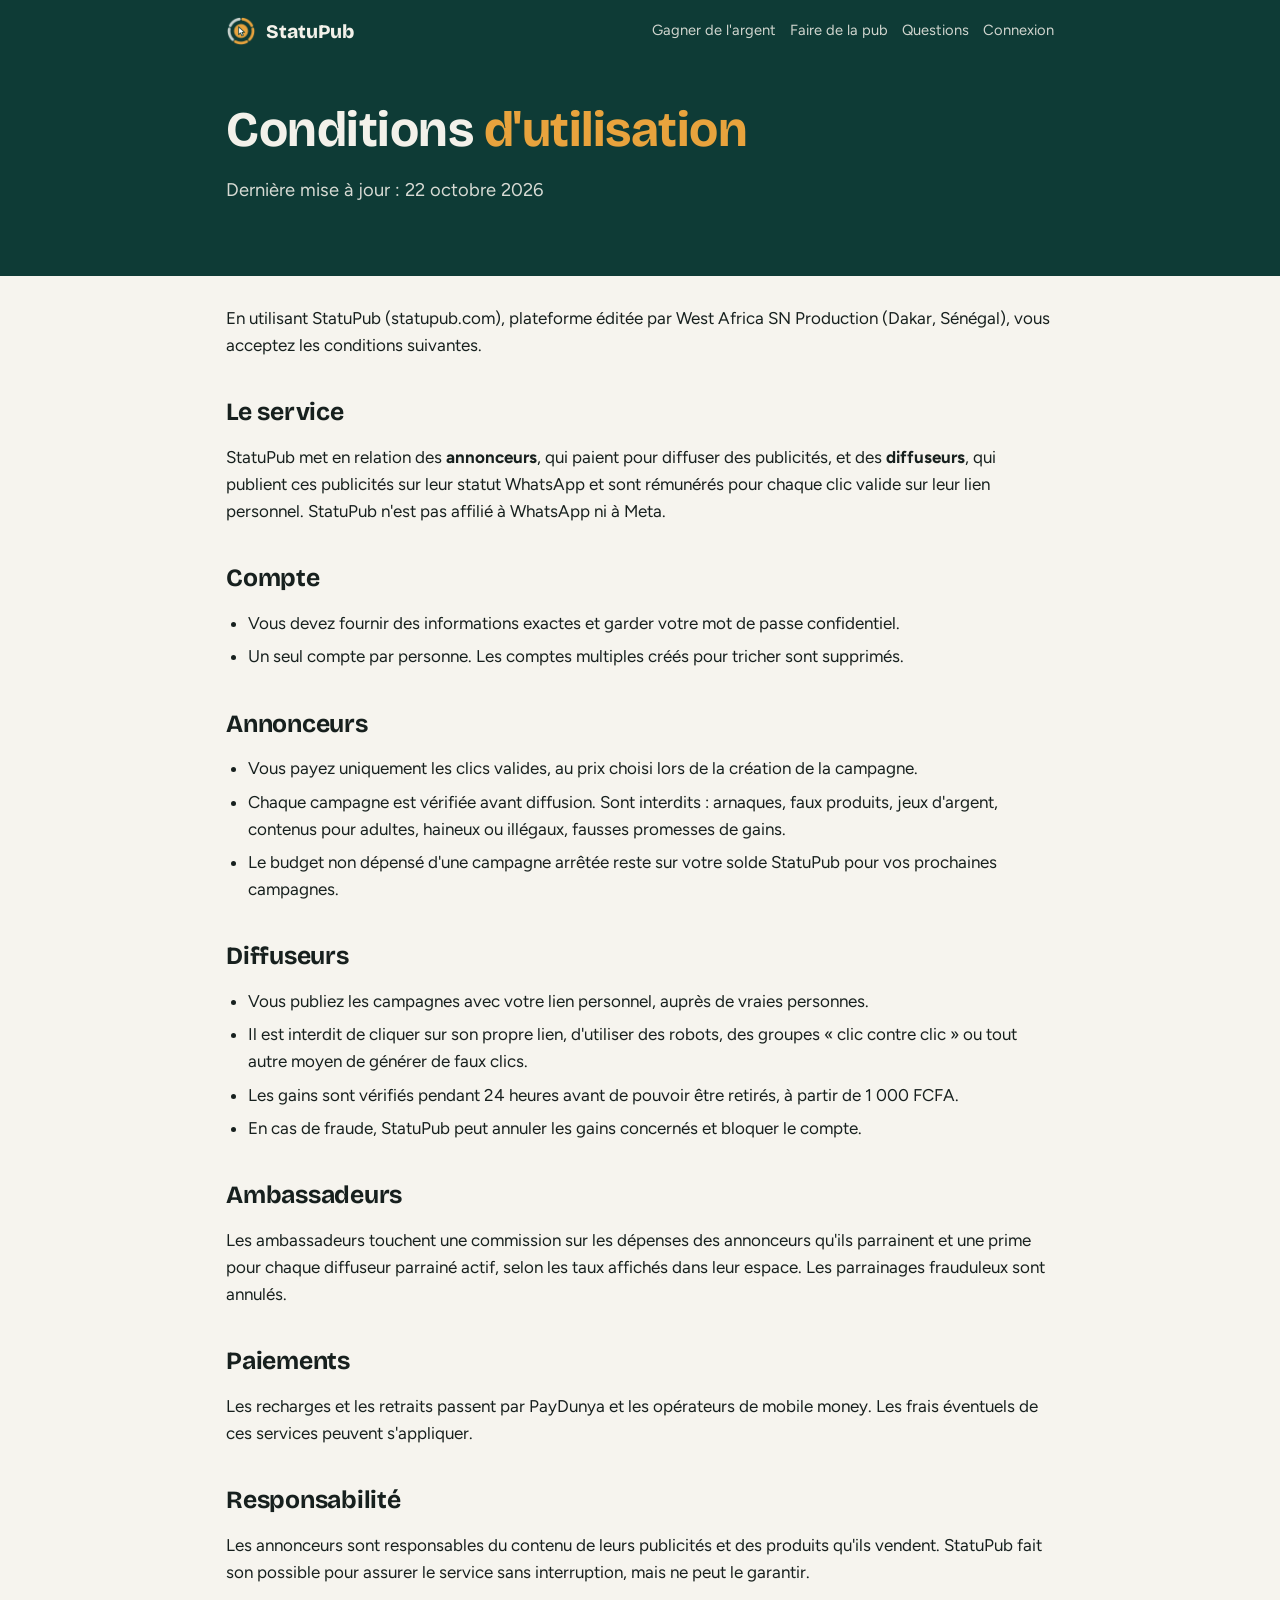
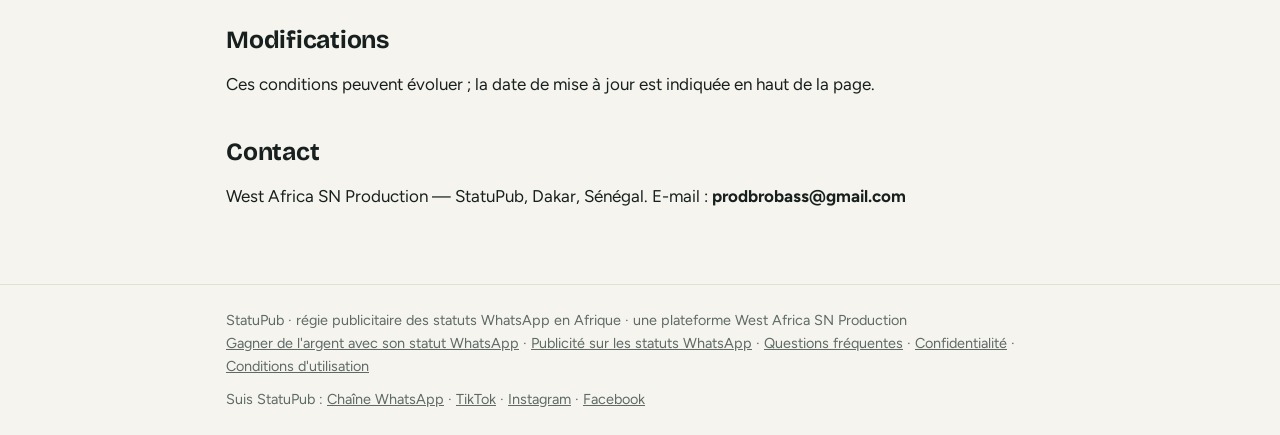
<file: conditions/index.html>
<!doctype html>
<html lang="fr"><head><meta charset="utf-8"><meta name="viewport" content="width=device-width,initial-scale=1,viewport-fit=cover">
<title>Conditions d'utilisation | StatuPub</title><meta name="description" content="Conditions d'utilisation de StatuPub, la régie publicitaire des statuts WhatsApp.">
<link rel="canonical" href="https://statupub.com/conditions/"><link rel="icon" href="/logo/statupub-icone-1024.png">
<link rel="preconnect" href="https://fonts.googleapis.com"><link rel="preconnect" href="https://fonts.gstatic.com" crossorigin><link rel="stylesheet" href="https://fonts.googleapis.com/css2?family=Bricolage+Grotesque:opsz,wght@12..96,800&family=Figtree:wght@400;600;700&display=swap"><style>:root{--ink:#0E3B36;--saffron:#E8A33D;--bg:#F6F4EE;--surface:#fff;--line:#E2DED2;--text:#17201E;--muted:#5E6A66;color-scheme:light}
@media (prefers-color-scheme:dark){:root{--bg:#0F1614;--surface:#17201E;--line:#26312E;--text:#E9EEEB;--muted:#9AA8A3;color-scheme:dark}}
*{box-sizing:border-box}body{margin:0;background:var(--bg);color:var(--text);font:17px/1.6 Figtree,system-ui,-apple-system,"Segoe UI",sans-serif}
a{color:inherit}.wrap{max-width:860px;margin:0 auto;padding-left:max(16px,env(safe-area-inset-left,0px));padding-right:max(16px,env(safe-area-inset-right,0px))}
header{background:var(--ink);color:#F3F1EA}header .wrap{display:flex;align-items:center;justify-content:space-between;gap:12px;min-height:62px;flex-wrap:wrap}
.brand{display:flex;gap:10px;align-items:center;font:800 1.2rem "Bricolage Grotesque",system-ui,sans-serif;text-decoration:none}
nav{display:flex;gap:14px;flex-wrap:wrap;font-size:.92rem}nav a{text-decoration:none;opacity:.85}
.hero{background:var(--ink);color:#F3F1EA;padding-block:40px 52px}
h1,h2,h3{font-family:"Bricolage Grotesque",system-ui,sans-serif;line-height:1.12;text-wrap:balance;letter-spacing:-.01em}
h1{font-size:clamp(2rem,5.5vw,3.1rem);margin:0 0 14px}h1 em{font-style:normal;color:var(--saffron)}
h2{font-size:1.55rem;margin:40px 0 12px}h3{font-size:1.15rem;margin:22px 0 6px}
.lead{font-size:1.15rem;opacity:.88;max-width:60ch}
.btn{display:inline-block;padding:.8rem 1.25rem;border-radius:999px;font-weight:700;text-decoration:none;margin:18px 10px 0 0}
.btn-p{background:var(--saffron);color:#231705}.btn-g{border:1px solid rgba(243,241,234,.4);color:#F3F1EA}
main{padding-block:12px 56px}.card{background:var(--surface);border:1px solid var(--line);border-radius:14px;padding:18px 20px;margin:14px 0}
ol,ul{padding-left:22px}li{margin:6px 0}.muted{color:var(--muted)}
details{background:var(--surface);border:1px solid var(--line);border-radius:12px;padding:14px 18px;margin:10px 0}summary{font-weight:700;cursor:pointer}
footer{border-top:1px solid var(--line);padding-block:24px;color:var(--muted);font-size:.9rem}
.cta{background:var(--ink);color:#F3F1EA;border-radius:16px;padding:24px;margin-top:36px}.cta .btn-g{color:#F3F1EA}</style></head><body>
<header><div class="wrap"><a class="brand" href="/"><img src="/logo/statupub-icone-transparent.png" width="30" height="30" alt="">StatuPub</a>
<nav><a href="/gagner-argent-statut-whatsapp/">Gagner de l'argent</a><a href="/publicite-statut-whatsapp/">Faire de la pub</a><a href="/faq/">Questions</a><a href="/#/connexion">Connexion</a></nav></div></header>
<section class="hero"><div class="wrap"><h1>Conditions <em>d'utilisation</em></h1><p class="lead">Dernière mise à jour : 22 octobre 2026</p></div></section>
<main class="wrap">
<p>En utilisant StatuPub (statupub.com), plateforme éditée par West Africa SN Production (Dakar, Sénégal), vous acceptez les conditions suivantes.</p>
<h2>Le service</h2>
<p>StatuPub met en relation des <b>annonceurs</b>, qui paient pour diffuser des publicités, et des <b>diffuseurs</b>, qui publient ces publicités sur leur statut WhatsApp et sont rémunérés pour chaque clic valide sur leur lien personnel. StatuPub n'est pas affilié à WhatsApp ni à Meta.</p>
<h2>Compte</h2>
<ul><li>Vous devez fournir des informations exactes et garder votre mot de passe confidentiel.</li><li>Un seul compte par personne. Les comptes multiples créés pour tricher sont supprimés.</li></ul>
<h2>Annonceurs</h2>
<ul><li>Vous payez uniquement les clics valides, au prix choisi lors de la création de la campagne.</li><li>Chaque campagne est vérifiée avant diffusion. Sont interdits : arnaques, faux produits, jeux d'argent, contenus pour adultes, haineux ou illégaux, fausses promesses de gains.</li><li>Le budget non dépensé d'une campagne arrêtée reste sur votre solde StatuPub pour vos prochaines campagnes.</li></ul>
<h2>Diffuseurs</h2>
<ul><li>Vous publiez les campagnes avec votre lien personnel, auprès de vraies personnes.</li><li>Il est interdit de cliquer sur son propre lien, d'utiliser des robots, des groupes « clic contre clic » ou tout autre moyen de générer de faux clics.</li><li>Les gains sont vérifiés pendant 24 heures avant de pouvoir être retirés, à partir de 1 000 FCFA.</li><li>En cas de fraude, StatuPub peut annuler les gains concernés et bloquer le compte.</li></ul>
<h2>Ambassadeurs</h2>
<p>Les ambassadeurs touchent une commission sur les dépenses des annonceurs qu'ils parrainent et une prime pour chaque diffuseur parrainé actif, selon les taux affichés dans leur espace. Les parrainages frauduleux sont annulés.</p>
<h2>Paiements</h2>
<p>Les recharges et les retraits passent par PayDunya et les opérateurs de mobile money. Les frais éventuels de ces services peuvent s'appliquer.</p>
<h2>Responsabilité</h2>
<p>Les annonceurs sont responsables du contenu de leurs publicités et des produits qu'ils vendent. StatuPub fait son possible pour assurer le service sans interruption, mais ne peut le garantir.</p>
<h2>Modifications</h2>
<p>Ces conditions peuvent évoluer ; la date de mise à jour est indiquée en haut de la page.</p>
<h2>Contact</h2>
<p>West Africa SN Production — StatuPub, Dakar, Sénégal. E-mail : <b>prodbrobass@gmail.com</b></p>
</main>
<footer><div class="wrap">StatuPub · régie publicitaire des statuts WhatsApp en Afrique · une plateforme West Africa SN Production<br>
<a href="/gagner-argent-statut-whatsapp/">Gagner de l'argent avec son statut WhatsApp</a> · <a href="/publicite-statut-whatsapp/">Publicité sur les statuts WhatsApp</a> · <a href="/faq/">Questions fréquentes</a> · <a href="/confidentialite/">Confidentialité</a> · <a href="/conditions/">Conditions d'utilisation</a><div style="margin-top:10px">Suis StatuPub : <a href="https://whatsapp.com/channel/0029Vb9MIWhBlHpgB2fbln2W" target="_blank" rel="noopener">Chaîne WhatsApp</a> · <a href="https://www.tiktok.com/@statubup.com" target="_blank" rel="noopener">TikTok</a> · <a href="https://www.instagram.com/statupub.africa" target="_blank" rel="noopener">Instagram</a> · <a href="https://www.facebook.com/share/1HyxieRV3U/" target="_blank" rel="noopener">Facebook</a></div></div></footer>
</body></html>
</file>
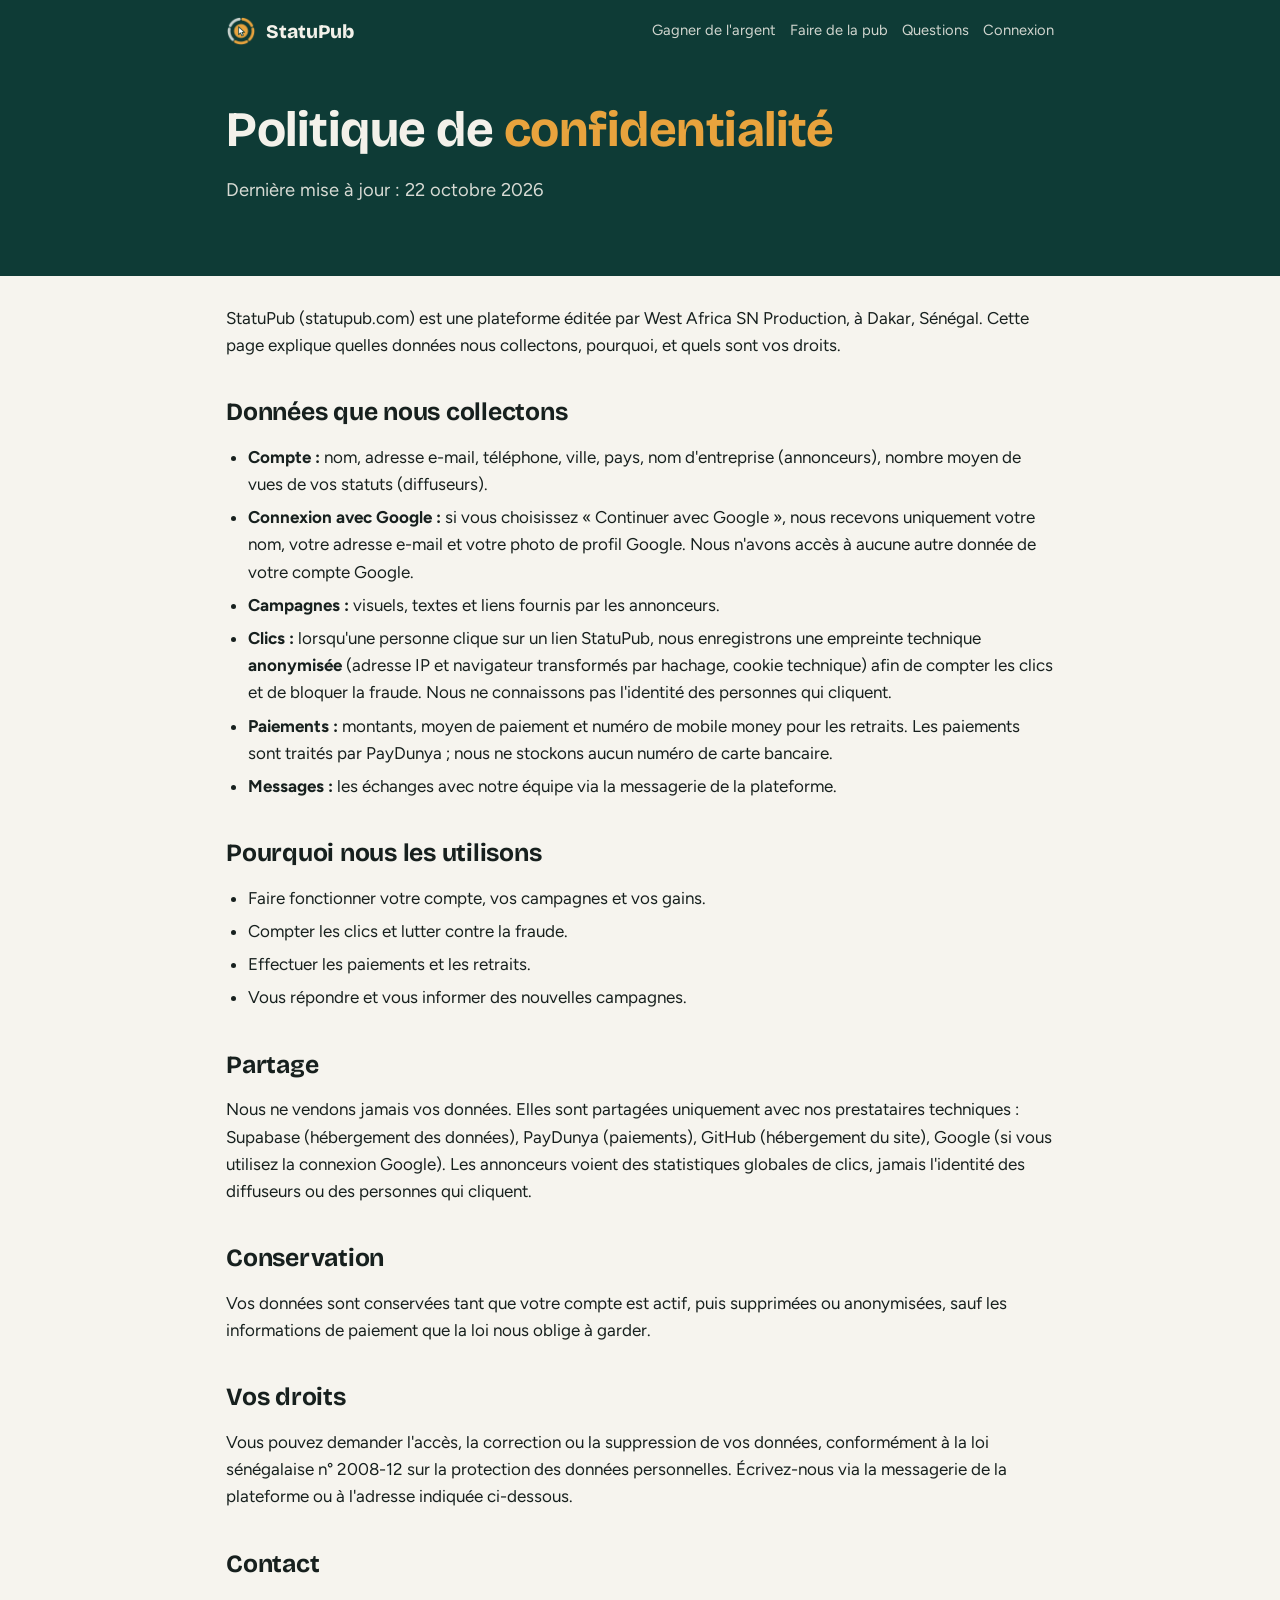
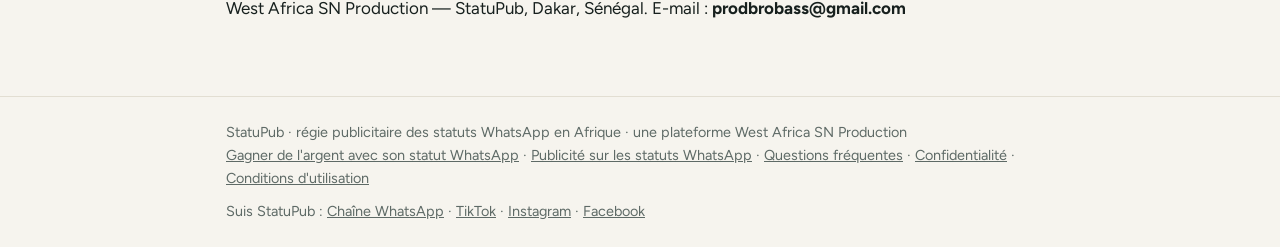
<file: confidentialite/index.html>
<!doctype html>
<html lang="fr"><head><meta charset="utf-8"><meta name="viewport" content="width=device-width,initial-scale=1,viewport-fit=cover">
<title>Politique de confidentialité | StatuPub</title><meta name="description" content="Politique de confidentialité de StatuPub, la régie publicitaire des statuts WhatsApp.">
<link rel="canonical" href="https://statupub.com/confidentialite/"><link rel="icon" href="/logo/statupub-icone-1024.png">
<link rel="preconnect" href="https://fonts.googleapis.com"><link rel="preconnect" href="https://fonts.gstatic.com" crossorigin><link rel="stylesheet" href="https://fonts.googleapis.com/css2?family=Bricolage+Grotesque:opsz,wght@12..96,800&family=Figtree:wght@400;600;700&display=swap"><style>:root{--ink:#0E3B36;--saffron:#E8A33D;--bg:#F6F4EE;--surface:#fff;--line:#E2DED2;--text:#17201E;--muted:#5E6A66;color-scheme:light}
@media (prefers-color-scheme:dark){:root{--bg:#0F1614;--surface:#17201E;--line:#26312E;--text:#E9EEEB;--muted:#9AA8A3;color-scheme:dark}}
*{box-sizing:border-box}body{margin:0;background:var(--bg);color:var(--text);font:17px/1.6 Figtree,system-ui,-apple-system,"Segoe UI",sans-serif}
a{color:inherit}.wrap{max-width:860px;margin:0 auto;padding-left:max(16px,env(safe-area-inset-left,0px));padding-right:max(16px,env(safe-area-inset-right,0px))}
header{background:var(--ink);color:#F3F1EA}header .wrap{display:flex;align-items:center;justify-content:space-between;gap:12px;min-height:62px;flex-wrap:wrap}
.brand{display:flex;gap:10px;align-items:center;font:800 1.2rem "Bricolage Grotesque",system-ui,sans-serif;text-decoration:none}
nav{display:flex;gap:14px;flex-wrap:wrap;font-size:.92rem}nav a{text-decoration:none;opacity:.85}
.hero{background:var(--ink);color:#F3F1EA;padding-block:40px 52px}
h1,h2,h3{font-family:"Bricolage Grotesque",system-ui,sans-serif;line-height:1.12;text-wrap:balance;letter-spacing:-.01em}
h1{font-size:clamp(2rem,5.5vw,3.1rem);margin:0 0 14px}h1 em{font-style:normal;color:var(--saffron)}
h2{font-size:1.55rem;margin:40px 0 12px}h3{font-size:1.15rem;margin:22px 0 6px}
.lead{font-size:1.15rem;opacity:.88;max-width:60ch}
.btn{display:inline-block;padding:.8rem 1.25rem;border-radius:999px;font-weight:700;text-decoration:none;margin:18px 10px 0 0}
.btn-p{background:var(--saffron);color:#231705}.btn-g{border:1px solid rgba(243,241,234,.4);color:#F3F1EA}
main{padding-block:12px 56px}.card{background:var(--surface);border:1px solid var(--line);border-radius:14px;padding:18px 20px;margin:14px 0}
ol,ul{padding-left:22px}li{margin:6px 0}.muted{color:var(--muted)}
details{background:var(--surface);border:1px solid var(--line);border-radius:12px;padding:14px 18px;margin:10px 0}summary{font-weight:700;cursor:pointer}
footer{border-top:1px solid var(--line);padding-block:24px;color:var(--muted);font-size:.9rem}
.cta{background:var(--ink);color:#F3F1EA;border-radius:16px;padding:24px;margin-top:36px}.cta .btn-g{color:#F3F1EA}</style></head><body>
<header><div class="wrap"><a class="brand" href="/"><img src="/logo/statupub-icone-transparent.png" width="30" height="30" alt="">StatuPub</a>
<nav><a href="/gagner-argent-statut-whatsapp/">Gagner de l'argent</a><a href="/publicite-statut-whatsapp/">Faire de la pub</a><a href="/faq/">Questions</a><a href="/#/connexion">Connexion</a></nav></div></header>
<section class="hero"><div class="wrap"><h1>Politique de <em>confidentialité</em></h1><p class="lead">Dernière mise à jour : 22 octobre 2026</p></div></section>
<main class="wrap">
<p>StatuPub (statupub.com) est une plateforme éditée par West Africa SN Production, à Dakar, Sénégal. Cette page explique quelles données nous collectons, pourquoi, et quels sont vos droits.</p>
<h2>Données que nous collectons</h2>
<ul>
<li><b>Compte :</b> nom, adresse e-mail, téléphone, ville, pays, nom d'entreprise (annonceurs), nombre moyen de vues de vos statuts (diffuseurs).</li>
<li><b>Connexion avec Google :</b> si vous choisissez « Continuer avec Google », nous recevons uniquement votre nom, votre adresse e-mail et votre photo de profil Google. Nous n'avons accès à aucune autre donnée de votre compte Google.</li>
<li><b>Campagnes :</b> visuels, textes et liens fournis par les annonceurs.</li>
<li><b>Clics :</b> lorsqu'une personne clique sur un lien StatuPub, nous enregistrons une empreinte technique <b>anonymisée</b> (adresse IP et navigateur transformés par hachage, cookie technique) afin de compter les clics et de bloquer la fraude. Nous ne connaissons pas l'identité des personnes qui cliquent.</li>
<li><b>Paiements :</b> montants, moyen de paiement et numéro de mobile money pour les retraits. Les paiements sont traités par PayDunya ; nous ne stockons aucun numéro de carte bancaire.</li>
<li><b>Messages :</b> les échanges avec notre équipe via la messagerie de la plateforme.</li>
</ul>
<h2>Pourquoi nous les utilisons</h2>
<ul><li>Faire fonctionner votre compte, vos campagnes et vos gains.</li><li>Compter les clics et lutter contre la fraude.</li><li>Effectuer les paiements et les retraits.</li><li>Vous répondre et vous informer des nouvelles campagnes.</li></ul>
<h2>Partage</h2>
<p>Nous ne vendons jamais vos données. Elles sont partagées uniquement avec nos prestataires techniques : Supabase (hébergement des données), PayDunya (paiements), GitHub (hébergement du site), Google (si vous utilisez la connexion Google). Les annonceurs voient des statistiques globales de clics, jamais l'identité des diffuseurs ou des personnes qui cliquent.</p>
<h2>Conservation</h2>
<p>Vos données sont conservées tant que votre compte est actif, puis supprimées ou anonymisées, sauf les informations de paiement que la loi nous oblige à garder.</p>
<h2>Vos droits</h2>
<p>Vous pouvez demander l'accès, la correction ou la suppression de vos données, conformément à la loi sénégalaise n° 2008-12 sur la protection des données personnelles. Écrivez-nous via la messagerie de la plateforme ou à l'adresse indiquée ci-dessous.</p>
<h2>Contact</h2>
<p>West Africa SN Production — StatuPub, Dakar, Sénégal. E-mail : <b>prodbrobass@gmail.com</b></p>
</main>
<footer><div class="wrap">StatuPub · régie publicitaire des statuts WhatsApp en Afrique · une plateforme West Africa SN Production<br>
<a href="/gagner-argent-statut-whatsapp/">Gagner de l'argent avec son statut WhatsApp</a> · <a href="/publicite-statut-whatsapp/">Publicité sur les statuts WhatsApp</a> · <a href="/faq/">Questions fréquentes</a> · <a href="/confidentialite/">Confidentialité</a> · <a href="/conditions/">Conditions d'utilisation</a><div style="margin-top:10px">Suis StatuPub : <a href="https://whatsapp.com/channel/0029Vb9MIWhBlHpgB2fbln2W" target="_blank" rel="noopener">Chaîne WhatsApp</a> · <a href="https://www.tiktok.com/@statubup.com" target="_blank" rel="noopener">TikTok</a> · <a href="https://www.instagram.com/statupub.africa" target="_blank" rel="noopener">Instagram</a> · <a href="https://www.facebook.com/share/1HyxieRV3U/" target="_blank" rel="noopener">Facebook</a></div></div></footer>
</body></html>
</file>
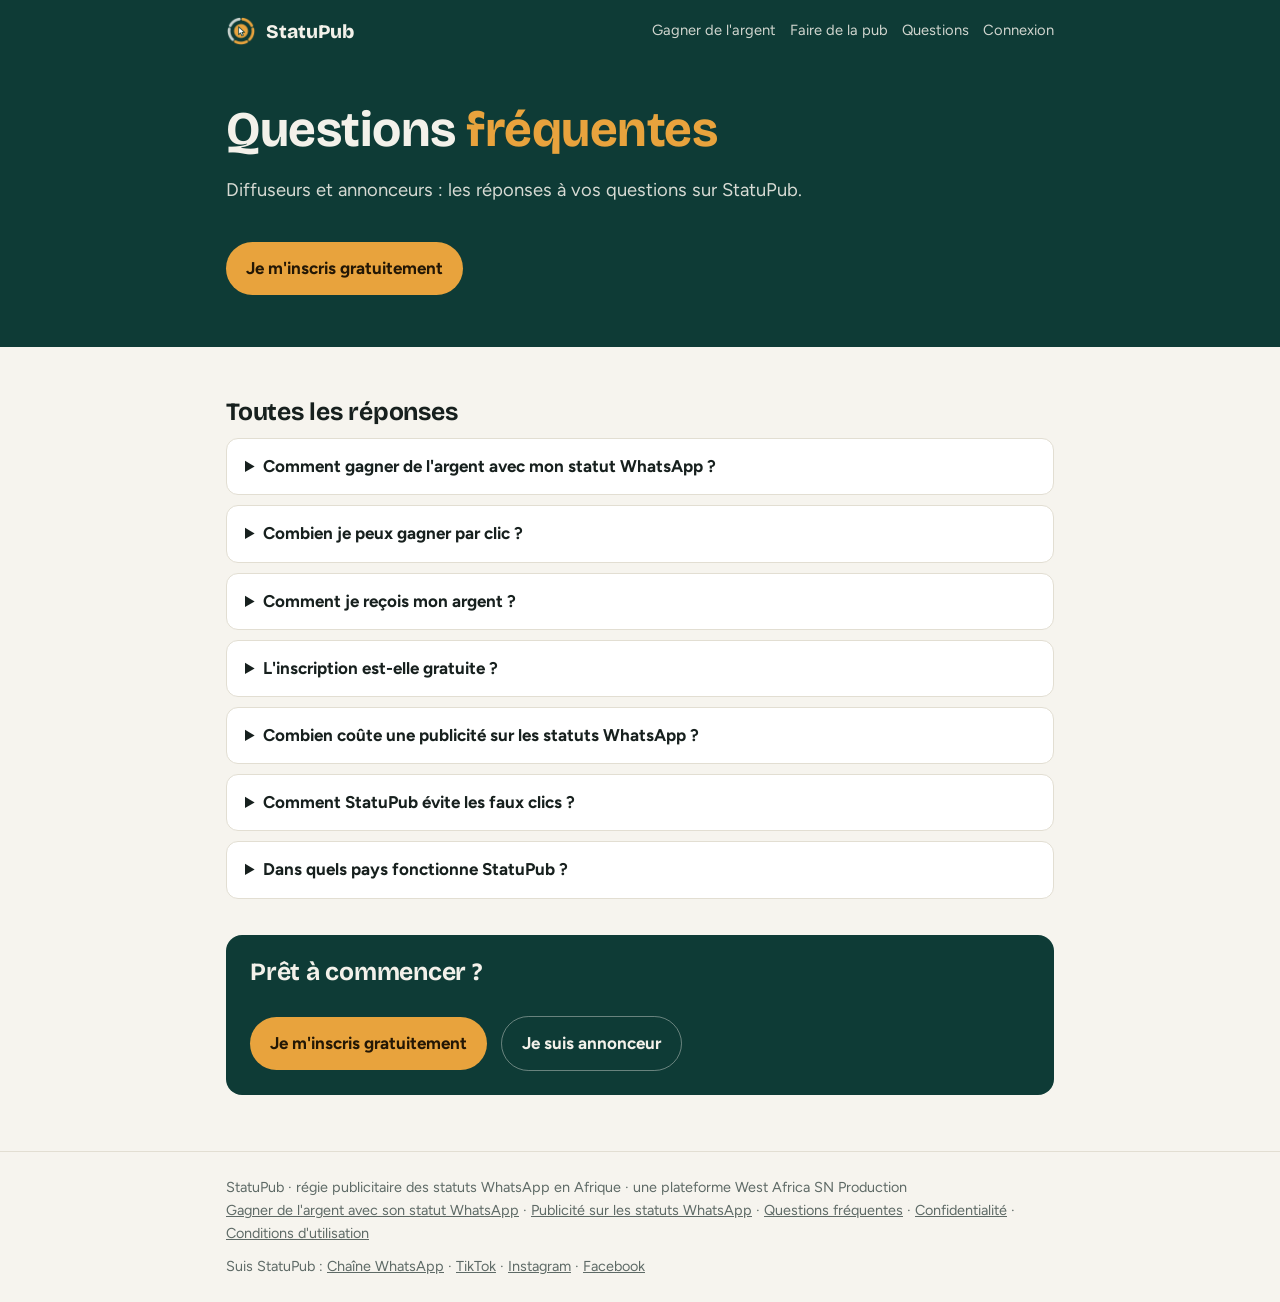
<file: faq/index.html>
<!doctype html>
<html lang="fr"><head><meta charset="utf-8"><meta name="viewport" content="width=device-width,initial-scale=1,viewport-fit=cover">
<title>Questions fréquentes sur StatuPub, la pub par statut WhatsApp</title>
<meta name="description" content="Tout savoir sur StatuPub : gagner de l&#x27;argent avec son statut WhatsApp, prix de la publicité, paiement Wave et Orange Money, lutte contre les faux clics.">
<link rel="canonical" href="https://statupub.com/faq/">
<meta property="og:type" content="website"><meta property="og:site_name" content="StatuPub"><meta property="og:locale" content="fr_FR">
<meta property="og:title" content="Questions fréquentes sur StatuPub, la pub par statut WhatsApp"><meta property="og:description" content="Tout savoir sur StatuPub : gagner de l&#x27;argent avec son statut WhatsApp, prix de la publicité, paiement Wave et Orange Money, lutte contre les faux clics.">
<meta property="og:url" content="https://statupub.com/faq/"><meta property="og:image" content="https://statupub.com/logo/statupub-logo-fond-sombre.png">
<meta name="twitter:card" content="summary_large_image">
<meta name="theme-color" content="#0E3B36"><link rel="icon" href="/logo/statupub-icone-1024.png">
<link rel="preconnect" href="https://fonts.googleapis.com"><link rel="preconnect" href="https://fonts.gstatic.com" crossorigin><link rel="stylesheet" href="https://fonts.googleapis.com/css2?family=Bricolage+Grotesque:opsz,wght@12..96,800&family=Figtree:wght@400;600;700&display=swap"><style>:root{--ink:#0E3B36;--saffron:#E8A33D;--bg:#F6F4EE;--surface:#fff;--line:#E2DED2;--text:#17201E;--muted:#5E6A66;color-scheme:light}
@media (prefers-color-scheme:dark){:root{--bg:#0F1614;--surface:#17201E;--line:#26312E;--text:#E9EEEB;--muted:#9AA8A3;color-scheme:dark}}
*{box-sizing:border-box}body{margin:0;background:var(--bg);color:var(--text);font:17px/1.6 Figtree,system-ui,-apple-system,"Segoe UI",sans-serif}
a{color:inherit}.wrap{max-width:860px;margin:0 auto;padding-left:max(16px,env(safe-area-inset-left,0px));padding-right:max(16px,env(safe-area-inset-right,0px))}
header{background:var(--ink);color:#F3F1EA}header .wrap{display:flex;align-items:center;justify-content:space-between;gap:12px;min-height:62px;flex-wrap:wrap}
.brand{display:flex;gap:10px;align-items:center;font:800 1.2rem "Bricolage Grotesque",system-ui,sans-serif;text-decoration:none}
nav{display:flex;gap:14px;flex-wrap:wrap;font-size:.92rem}nav a{text-decoration:none;opacity:.85}
.hero{background:var(--ink);color:#F3F1EA;padding-block:40px 52px}
h1,h2,h3{font-family:"Bricolage Grotesque",system-ui,sans-serif;line-height:1.12;text-wrap:balance;letter-spacing:-.01em}
h1{font-size:clamp(2rem,5.5vw,3.1rem);margin:0 0 14px}h1 em{font-style:normal;color:var(--saffron)}
h2{font-size:1.55rem;margin:40px 0 12px}h3{font-size:1.15rem;margin:22px 0 6px}
.lead{font-size:1.15rem;opacity:.88;max-width:60ch}
.btn{display:inline-block;padding:.8rem 1.25rem;border-radius:999px;font-weight:700;text-decoration:none;margin:18px 10px 0 0}
.btn-p{background:var(--saffron);color:#231705}.btn-g{border:1px solid rgba(243,241,234,.4);color:#F3F1EA}
main{padding-block:12px 56px}.card{background:var(--surface);border:1px solid var(--line);border-radius:14px;padding:18px 20px;margin:14px 0}
ol,ul{padding-left:22px}li{margin:6px 0}.muted{color:var(--muted)}
details{background:var(--surface);border:1px solid var(--line);border-radius:12px;padding:14px 18px;margin:10px 0}summary{font-weight:700;cursor:pointer}
footer{border-top:1px solid var(--line);padding-block:24px;color:var(--muted);font-size:.9rem}
.cta{background:var(--ink);color:#F3F1EA;border-radius:16px;padding:24px;margin-top:36px}.cta .btn-g{color:#F3F1EA}</style><script type="application/ld+json">{"@context": "https://schema.org", "@type": "FAQPage", "mainEntity": [{"@type": "Question", "name": "Comment gagner de l'argent avec mon statut WhatsApp ?", "acceptedAnswer": {"@type": "Answer", "text": "Inscris-toi gratuitement sur StatuPub comme diffuseur, abonne-toi à la Chaîne WhatsApp StatuPub, puis choisis une campagne. Tu reçois un visuel, un texte et ton lien unique à publier sur ton statut. Chaque personne qui clique sur ton lien te rapporte de l'argent."}}, {"@type": "Question", "name": "Combien je peux gagner par clic ?", "acceptedAnswer": {"@type": "Answer", "text": "Le gain dépend de la campagne : il est affiché sur chaque pub avant que tu la publies, en général entre 10 et 50 FCFA par clic. Avec 300 vues et 5 % de clics, une campagne rapporte environ 180 à 750 FCFA, et tu peux publier plusieurs campagnes."}}, {"@type": "Question", "name": "Comment je reçois mon argent ?", "acceptedAnswer": {"@type": "Answer", "text": "Tu demandes un retrait depuis ton espace diffuseur dès 1 000 FCFA, et tu es payé par mobile money : Wave, Orange Money, Free Money, MTN ou Moov selon ton pays."}}, {"@type": "Question", "name": "L'inscription est-elle gratuite ?", "acceptedAnswer": {"@type": "Answer", "text": "Oui. L'inscription est gratuite pour les diffuseurs comme pour les annonceurs. L'annonceur paie seulement les clics réels sur sa publicité."}}, {"@type": "Question", "name": "Combien coûte une publicité sur les statuts WhatsApp ?", "acceptedAnswer": {"@type": "Answer", "text": "Vous choisissez votre budget, à partir de 2 500 FCFA, et le prix du clic, à partir de 25 FCFA. Vous payez uniquement les vrais clics : les robots, les doublons et les clics répétés ne sont pas facturés."}}, {"@type": "Question", "name": "Comment StatuPub évite les faux clics ?", "acceptedAnswer": {"@type": "Answer", "text": "Chaque diffuseur a un lien unique. Une personne ne compte qu'une fois par campagne, les robots et les aperçus de liens WhatsApp sont ignorés, les clics répétés depuis un même appareil ou une même connexion sont bloqués, et les gains sont vérifiés pendant 24 heures avant retrait."}}, {"@type": "Question", "name": "Dans quels pays fonctionne StatuPub ?", "acceptedAnswer": {"@type": "Answer", "text": "Partout où l'on utilise WhatsApp : Sénégal, Côte d'Ivoire, Mali, Burkina Faso, Bénin, Togo, Niger, Guinée, Cameroun et ailleurs. Il suffit d'avoir un compte WhatsApp et des contacts qui regardent tes statuts."}}]}</script><script type="application/ld+json">{"@context": "https://schema.org", "@type": "BreadcrumbList", "itemListElement": [{"@type": "ListItem", "position": 1, "name": "StatuPub", "item": "https://statupub.com/"}, {"@type": "ListItem", "position": 2, "name": "Questions fréquentes", "item": "https://statupub.com/faq/"}]}</script></head><body>
<header><div class="wrap"><a class="brand" href="/"><img src="/logo/statupub-icone-transparent.png" width="30" height="30" alt="">StatuPub</a>
<nav><a href="/gagner-argent-statut-whatsapp/">Gagner de l'argent</a><a href="/publicite-statut-whatsapp/">Faire de la pub</a><a href="/faq/">Questions</a><a href="/#/connexion">Connexion</a></nav></div></header>
<section class="hero"><div class="wrap"><h1>Questions <em>fréquentes</em></h1><p class="lead">Diffuseurs et annonceurs : les réponses à vos questions sur StatuPub.</p><a class="btn btn-p" href="/#/inscription?role=diffuseur">Je m'inscris gratuitement</a></div></section>
<main class="wrap"><h2>Toutes les réponses</h2><details><summary>Comment gagner de l&#x27;argent avec mon statut WhatsApp ?</summary><p>Inscris-toi gratuitement sur StatuPub comme diffuseur, abonne-toi à la Chaîne WhatsApp StatuPub, puis choisis une campagne. Tu reçois un visuel, un texte et ton lien unique à publier sur ton statut. Chaque personne qui clique sur ton lien te rapporte de l&#x27;argent.</p></details><details><summary>Combien je peux gagner par clic ?</summary><p>Le gain dépend de la campagne : il est affiché sur chaque pub avant que tu la publies, en général entre 10 et 50 FCFA par clic. Avec 300 vues et 5 % de clics, une campagne rapporte environ 180 à 750 FCFA, et tu peux publier plusieurs campagnes.</p></details><details><summary>Comment je reçois mon argent ?</summary><p>Tu demandes un retrait depuis ton espace diffuseur dès 1 000 FCFA, et tu es payé par mobile money : Wave, Orange Money, Free Money, MTN ou Moov selon ton pays.</p></details><details><summary>L&#x27;inscription est-elle gratuite ?</summary><p>Oui. L&#x27;inscription est gratuite pour les diffuseurs comme pour les annonceurs. L&#x27;annonceur paie seulement les clics réels sur sa publicité.</p></details><details><summary>Combien coûte une publicité sur les statuts WhatsApp ?</summary><p>Vous choisissez votre budget, à partir de 2 500 FCFA, et le prix du clic, à partir de 25 FCFA. Vous payez uniquement les vrais clics : les robots, les doublons et les clics répétés ne sont pas facturés.</p></details><details><summary>Comment StatuPub évite les faux clics ?</summary><p>Chaque diffuseur a un lien unique. Une personne ne compte qu&#x27;une fois par campagne, les robots et les aperçus de liens WhatsApp sont ignorés, les clics répétés depuis un même appareil ou une même connexion sont bloqués, et les gains sont vérifiés pendant 24 heures avant retrait.</p></details><details><summary>Dans quels pays fonctionne StatuPub ?</summary><p>Partout où l&#x27;on utilise WhatsApp : Sénégal, Côte d&#x27;Ivoire, Mali, Burkina Faso, Bénin, Togo, Niger, Guinée, Cameroun et ailleurs. Il suffit d&#x27;avoir un compte WhatsApp et des contacts qui regardent tes statuts.</p></details><div class='cta'><h2 style='margin-top:0'>Prêt à commencer ?</h2><a class="btn btn-p" href="/#/inscription?role=diffuseur">Je m'inscris gratuitement</a> <a class='btn btn-g' href='/#/inscription?role=annonceur'>Je suis annonceur</a></div></main>
<footer><div class="wrap">StatuPub · régie publicitaire des statuts WhatsApp en Afrique · une plateforme West Africa SN Production<br>
<a href="/gagner-argent-statut-whatsapp/">Gagner de l'argent avec son statut WhatsApp</a> · <a href="/publicite-statut-whatsapp/">Publicité sur les statuts WhatsApp</a> · <a href="/faq/">Questions fréquentes</a> · <a href="/confidentialite/">Confidentialité</a> · <a href="/conditions/">Conditions d'utilisation</a><div style="margin-top:10px">Suis StatuPub : <a href="https://whatsapp.com/channel/0029Vb9MIWhBlHpgB2fbln2W" target="_blank" rel="noopener">Chaîne WhatsApp</a> · <a href="https://www.tiktok.com/@statubup.com" target="_blank" rel="noopener">TikTok</a> · <a href="https://www.instagram.com/statupub.africa" target="_blank" rel="noopener">Instagram</a> · <a href="https://www.facebook.com/share/1HyxieRV3U/" target="_blank" rel="noopener">Facebook</a></div></div></footer>
</body></html>
</file>
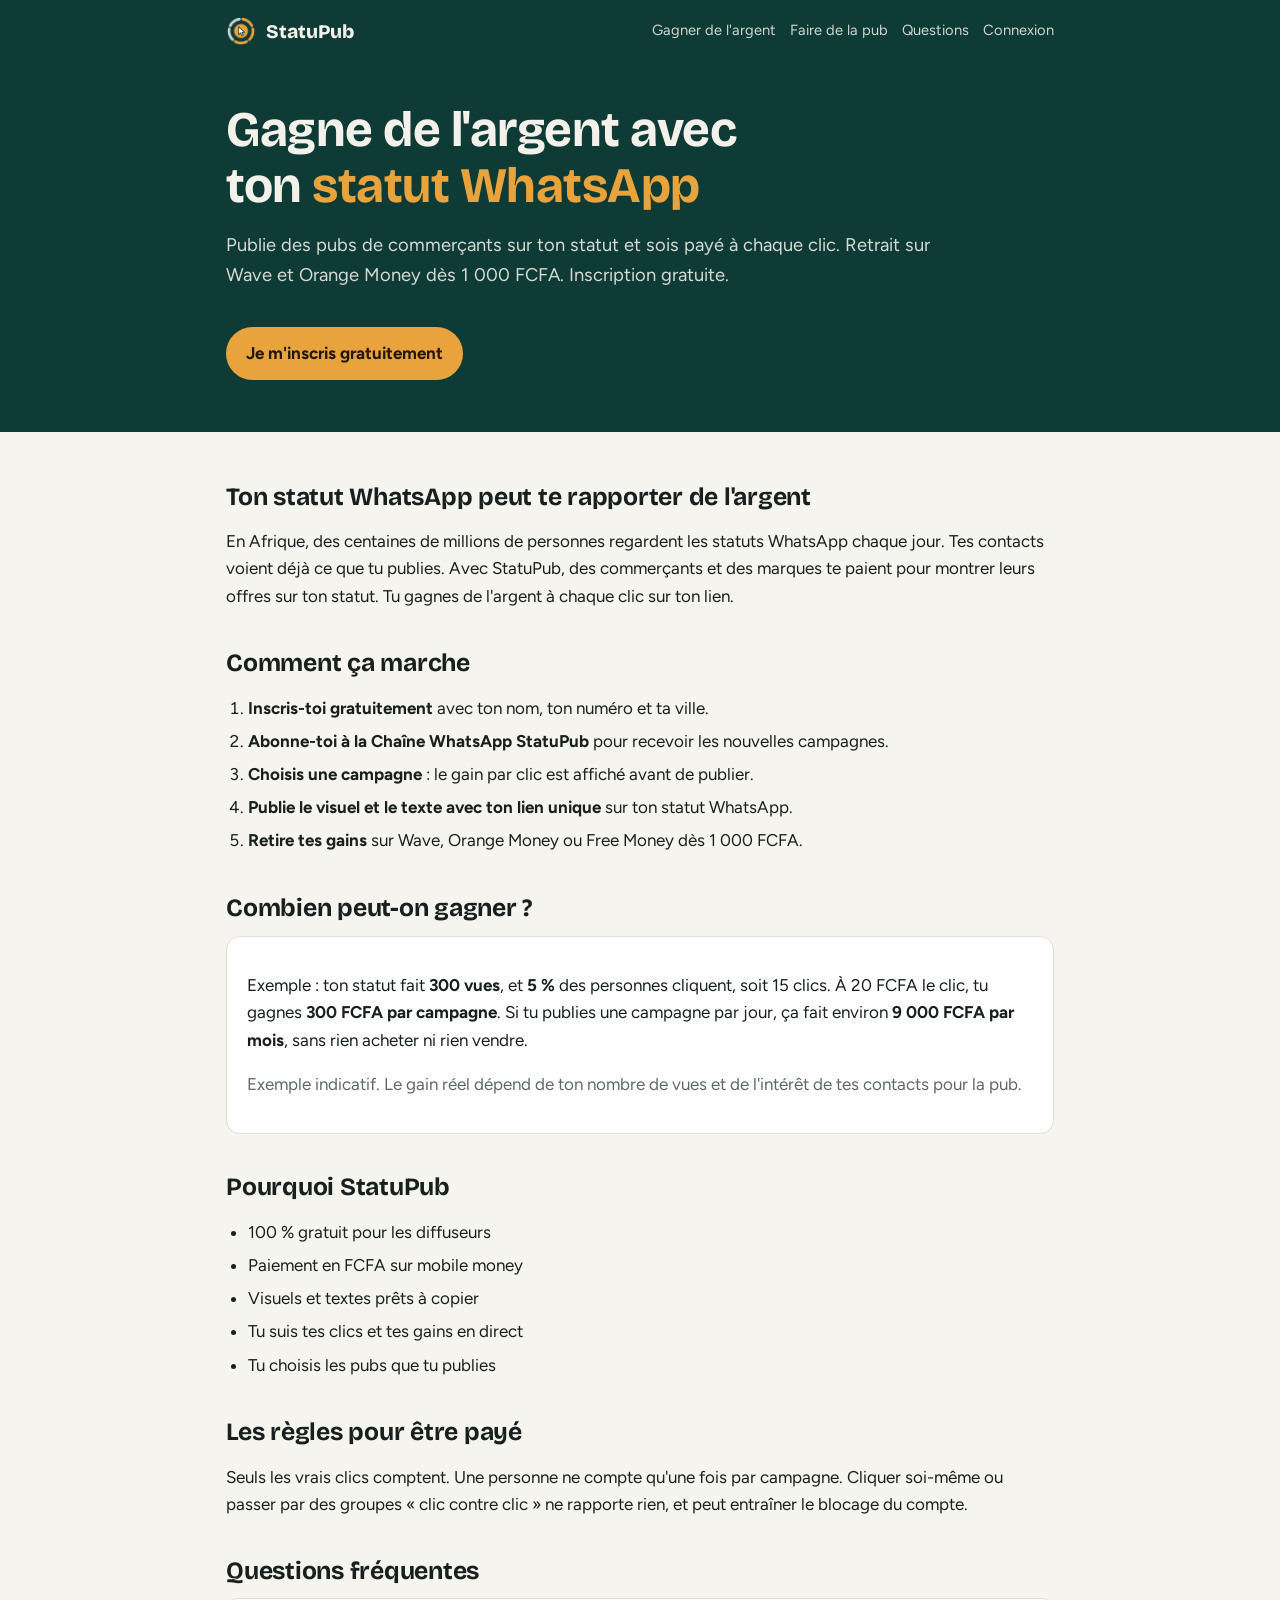
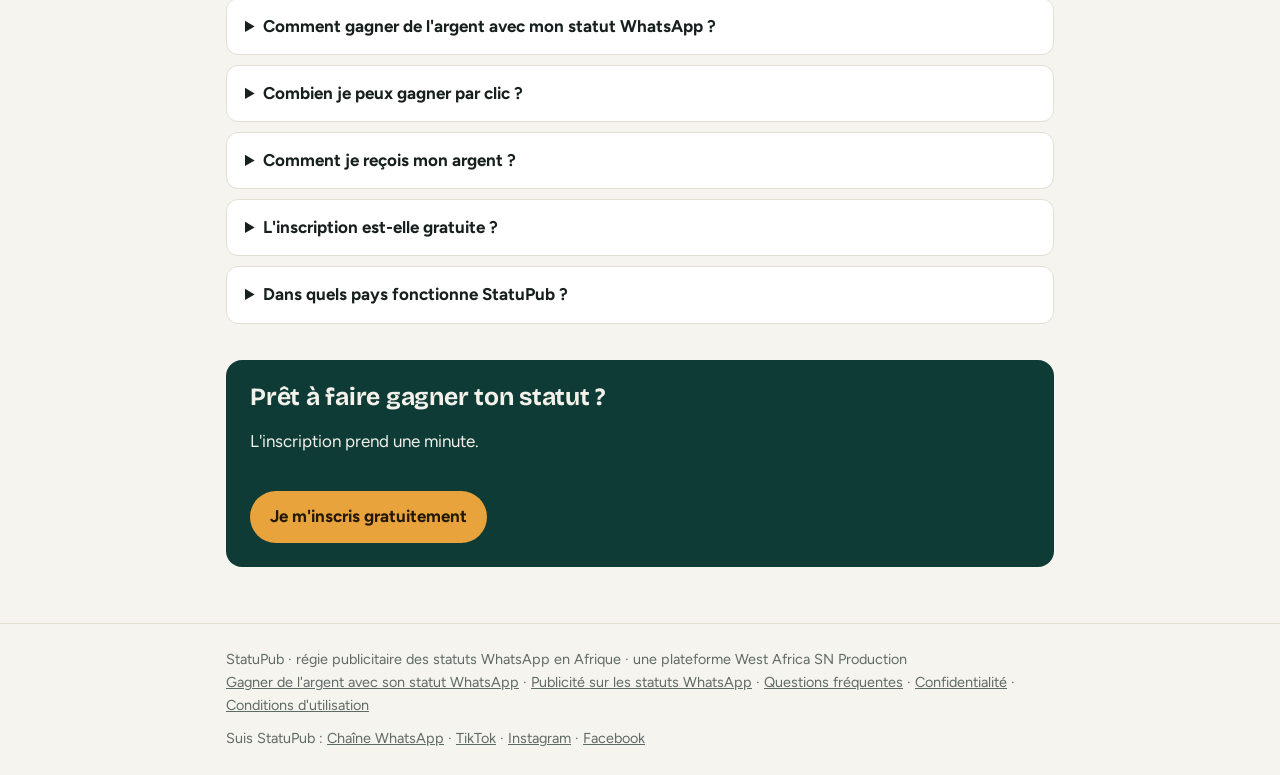
<file: gagner-argent-statut-whatsapp/index.html>
<!doctype html>
<html lang="fr"><head><meta charset="utf-8"><meta name="viewport" content="width=device-width,initial-scale=1,viewport-fit=cover">
<title>Gagner de l&#x27;argent avec son statut WhatsApp | StatuPub</title>
<meta name="description" content="Monétise ton statut WhatsApp : publie des pubs, gagne de l&#x27;argent à chaque clic et retire tes gains sur Wave ou Orange Money. Inscription gratuite.">
<link rel="canonical" href="https://statupub.com/gagner-argent-statut-whatsapp/">
<meta property="og:type" content="website"><meta property="og:site_name" content="StatuPub"><meta property="og:locale" content="fr_FR">
<meta property="og:title" content="Gagner de l&#x27;argent avec son statut WhatsApp | StatuPub"><meta property="og:description" content="Monétise ton statut WhatsApp : publie des pubs, gagne de l&#x27;argent à chaque clic et retire tes gains sur Wave ou Orange Money. Inscription gratuite.">
<meta property="og:url" content="https://statupub.com/gagner-argent-statut-whatsapp/"><meta property="og:image" content="https://statupub.com/logo/statupub-logo-fond-sombre.png">
<meta name="twitter:card" content="summary_large_image">
<meta name="theme-color" content="#0E3B36"><link rel="icon" href="/logo/statupub-icone-1024.png">
<link rel="preconnect" href="https://fonts.googleapis.com"><link rel="preconnect" href="https://fonts.gstatic.com" crossorigin><link rel="stylesheet" href="https://fonts.googleapis.com/css2?family=Bricolage+Grotesque:opsz,wght@12..96,800&family=Figtree:wght@400;600;700&display=swap"><style>:root{--ink:#0E3B36;--saffron:#E8A33D;--bg:#F6F4EE;--surface:#fff;--line:#E2DED2;--text:#17201E;--muted:#5E6A66;color-scheme:light}
@media (prefers-color-scheme:dark){:root{--bg:#0F1614;--surface:#17201E;--line:#26312E;--text:#E9EEEB;--muted:#9AA8A3;color-scheme:dark}}
*{box-sizing:border-box}body{margin:0;background:var(--bg);color:var(--text);font:17px/1.6 Figtree,system-ui,-apple-system,"Segoe UI",sans-serif}
a{color:inherit}.wrap{max-width:860px;margin:0 auto;padding-left:max(16px,env(safe-area-inset-left,0px));padding-right:max(16px,env(safe-area-inset-right,0px))}
header{background:var(--ink);color:#F3F1EA}header .wrap{display:flex;align-items:center;justify-content:space-between;gap:12px;min-height:62px;flex-wrap:wrap}
.brand{display:flex;gap:10px;align-items:center;font:800 1.2rem "Bricolage Grotesque",system-ui,sans-serif;text-decoration:none}
nav{display:flex;gap:14px;flex-wrap:wrap;font-size:.92rem}nav a{text-decoration:none;opacity:.85}
.hero{background:var(--ink);color:#F3F1EA;padding-block:40px 52px}
h1,h2,h3{font-family:"Bricolage Grotesque",system-ui,sans-serif;line-height:1.12;text-wrap:balance;letter-spacing:-.01em}
h1{font-size:clamp(2rem,5.5vw,3.1rem);margin:0 0 14px}h1 em{font-style:normal;color:var(--saffron)}
h2{font-size:1.55rem;margin:40px 0 12px}h3{font-size:1.15rem;margin:22px 0 6px}
.lead{font-size:1.15rem;opacity:.88;max-width:60ch}
.btn{display:inline-block;padding:.8rem 1.25rem;border-radius:999px;font-weight:700;text-decoration:none;margin:18px 10px 0 0}
.btn-p{background:var(--saffron);color:#231705}.btn-g{border:1px solid rgba(243,241,234,.4);color:#F3F1EA}
main{padding-block:12px 56px}.card{background:var(--surface);border:1px solid var(--line);border-radius:14px;padding:18px 20px;margin:14px 0}
ol,ul{padding-left:22px}li{margin:6px 0}.muted{color:var(--muted)}
details{background:var(--surface);border:1px solid var(--line);border-radius:12px;padding:14px 18px;margin:10px 0}summary{font-weight:700;cursor:pointer}
footer{border-top:1px solid var(--line);padding-block:24px;color:var(--muted);font-size:.9rem}
.cta{background:var(--ink);color:#F3F1EA;border-radius:16px;padding:24px;margin-top:36px}.cta .btn-g{color:#F3F1EA}</style><script type="application/ld+json">{"@context": "https://schema.org", "@type": "FAQPage", "mainEntity": [{"@type": "Question", "name": "Comment gagner de l'argent avec mon statut WhatsApp ?", "acceptedAnswer": {"@type": "Answer", "text": "Inscris-toi gratuitement sur StatuPub comme diffuseur, abonne-toi à la Chaîne WhatsApp StatuPub, puis choisis une campagne. Tu reçois un visuel, un texte et ton lien unique à publier sur ton statut. Chaque personne qui clique sur ton lien te rapporte de l'argent."}}, {"@type": "Question", "name": "Combien je peux gagner par clic ?", "acceptedAnswer": {"@type": "Answer", "text": "Le gain dépend de la campagne : il est affiché sur chaque pub avant que tu la publies, en général entre 10 et 50 FCFA par clic. Avec 300 vues et 5 % de clics, une campagne rapporte environ 180 à 750 FCFA, et tu peux publier plusieurs campagnes."}}, {"@type": "Question", "name": "Comment je reçois mon argent ?", "acceptedAnswer": {"@type": "Answer", "text": "Tu demandes un retrait depuis ton espace diffuseur dès 1 000 FCFA, et tu es payé par mobile money : Wave, Orange Money, Free Money, MTN ou Moov selon ton pays."}}, {"@type": "Question", "name": "L'inscription est-elle gratuite ?", "acceptedAnswer": {"@type": "Answer", "text": "Oui. L'inscription est gratuite pour les diffuseurs comme pour les annonceurs. L'annonceur paie seulement les clics réels sur sa publicité."}}, {"@type": "Question", "name": "Dans quels pays fonctionne StatuPub ?", "acceptedAnswer": {"@type": "Answer", "text": "Partout où l'on utilise WhatsApp : Sénégal, Côte d'Ivoire, Mali, Burkina Faso, Bénin, Togo, Niger, Guinée, Cameroun et ailleurs. Il suffit d'avoir un compte WhatsApp et des contacts qui regardent tes statuts."}}]}</script><script type="application/ld+json">{"@context": "https://schema.org", "@type": "BreadcrumbList", "itemListElement": [{"@type": "ListItem", "position": 1, "name": "StatuPub", "item": "https://statupub.com/"}, {"@type": "ListItem", "position": 2, "name": "Gagner de l'argent avec son statut WhatsApp", "item": "https://statupub.com/gagner-argent-statut-whatsapp/"}]}</script></head><body>
<header><div class="wrap"><a class="brand" href="/"><img src="/logo/statupub-icone-transparent.png" width="30" height="30" alt="">StatuPub</a>
<nav><a href="/gagner-argent-statut-whatsapp/">Gagner de l'argent</a><a href="/publicite-statut-whatsapp/">Faire de la pub</a><a href="/faq/">Questions</a><a href="/#/connexion">Connexion</a></nav></div></header>
<section class="hero"><div class="wrap"><h1>Gagne de l'argent avec ton <em>statut WhatsApp</em></h1><p class="lead">Publie des pubs de commerçants sur ton statut et sois payé à chaque clic. Retrait sur Wave et Orange Money dès 1 000 FCFA. Inscription gratuite.</p><a class="btn btn-p" href="/#/inscription?role=diffuseur">Je m'inscris gratuitement</a></div></section>
<main class="wrap">
<h2>Ton statut WhatsApp peut te rapporter de l'argent</h2>
<p>En Afrique, des centaines de millions de personnes regardent les statuts WhatsApp chaque jour. Tes contacts voient déjà ce que tu publies. Avec StatuPub, des commerçants et des marques te paient pour montrer leurs offres sur ton statut. Tu gagnes de l'argent à chaque clic sur ton lien.</p>
<h2>Comment ça marche</h2>
<ol>
<li><b>Inscris-toi gratuitement</b> avec ton nom, ton numéro et ta ville.</li>
<li><b>Abonne-toi à la Chaîne WhatsApp StatuPub</b> pour recevoir les nouvelles campagnes.</li>
<li><b>Choisis une campagne</b> : le gain par clic est affiché avant de publier.</li>
<li><b>Publie le visuel et le texte avec ton lien unique</b> sur ton statut WhatsApp.</li>
<li><b>Retire tes gains</b> sur Wave, Orange Money ou Free Money dès 1 000 FCFA.</li>
</ol>
<h2>Combien peut-on gagner ?</h2>
<div class="card"><p>Exemple : ton statut fait <b>300 vues</b>, et <b>5 %</b> des personnes cliquent, soit 15 clics. À 20 FCFA le clic, tu gagnes <b>300 FCFA par campagne</b>. Si tu publies une campagne par jour, ça fait environ <b>9 000 FCFA par mois</b>, sans rien acheter ni rien vendre.</p>
<p class="muted">Exemple indicatif. Le gain réel dépend de ton nombre de vues et de l'intérêt de tes contacts pour la pub.</p></div>
<h2>Pourquoi StatuPub</h2>
<ul><li>100 % gratuit pour les diffuseurs</li><li>Paiement en FCFA sur mobile money</li><li>Visuels et textes prêts à copier</li><li>Tu suis tes clics et tes gains en direct</li><li>Tu choisis les pubs que tu publies</li></ul>
<h2>Les règles pour être payé</h2>
<p>Seuls les vrais clics comptent. Une personne ne compte qu'une fois par campagne. Cliquer soi-même ou passer par des groupes « clic contre clic » ne rapporte rien, et peut entraîner le blocage du compte.</p>
<h2>Questions fréquentes</h2><details><summary>Comment gagner de l&#x27;argent avec mon statut WhatsApp ?</summary><p>Inscris-toi gratuitement sur StatuPub comme diffuseur, abonne-toi à la Chaîne WhatsApp StatuPub, puis choisis une campagne. Tu reçois un visuel, un texte et ton lien unique à publier sur ton statut. Chaque personne qui clique sur ton lien te rapporte de l&#x27;argent.</p></details><details><summary>Combien je peux gagner par clic ?</summary><p>Le gain dépend de la campagne : il est affiché sur chaque pub avant que tu la publies, en général entre 10 et 50 FCFA par clic. Avec 300 vues et 5 % de clics, une campagne rapporte environ 180 à 750 FCFA, et tu peux publier plusieurs campagnes.</p></details><details><summary>Comment je reçois mon argent ?</summary><p>Tu demandes un retrait depuis ton espace diffuseur dès 1 000 FCFA, et tu es payé par mobile money : Wave, Orange Money, Free Money, MTN ou Moov selon ton pays.</p></details><details><summary>L&#x27;inscription est-elle gratuite ?</summary><p>Oui. L&#x27;inscription est gratuite pour les diffuseurs comme pour les annonceurs. L&#x27;annonceur paie seulement les clics réels sur sa publicité.</p></details><details><summary>Dans quels pays fonctionne StatuPub ?</summary><p>Partout où l&#x27;on utilise WhatsApp : Sénégal, Côte d&#x27;Ivoire, Mali, Burkina Faso, Bénin, Togo, Niger, Guinée, Cameroun et ailleurs. Il suffit d&#x27;avoir un compte WhatsApp et des contacts qui regardent tes statuts.</p></details>
<div class="cta"><h2 style="margin-top:0">Prêt à faire gagner ton statut ?</h2><p>L'inscription prend une minute.</p><a class="btn btn-p" href="/#/inscription?role=diffuseur">Je m'inscris gratuitement</a></div></main>
<footer><div class="wrap">StatuPub · régie publicitaire des statuts WhatsApp en Afrique · une plateforme West Africa SN Production<br>
<a href="/gagner-argent-statut-whatsapp/">Gagner de l'argent avec son statut WhatsApp</a> · <a href="/publicite-statut-whatsapp/">Publicité sur les statuts WhatsApp</a> · <a href="/faq/">Questions fréquentes</a> · <a href="/confidentialite/">Confidentialité</a> · <a href="/conditions/">Conditions d'utilisation</a><div style="margin-top:10px">Suis StatuPub : <a href="https://whatsapp.com/channel/0029Vb9MIWhBlHpgB2fbln2W" target="_blank" rel="noopener">Chaîne WhatsApp</a> · <a href="https://www.tiktok.com/@statubup.com" target="_blank" rel="noopener">TikTok</a> · <a href="https://www.instagram.com/statupub.africa" target="_blank" rel="noopener">Instagram</a> · <a href="https://www.facebook.com/share/1HyxieRV3U/" target="_blank" rel="noopener">Facebook</a></div></div></footer>
</body></html>
</file>
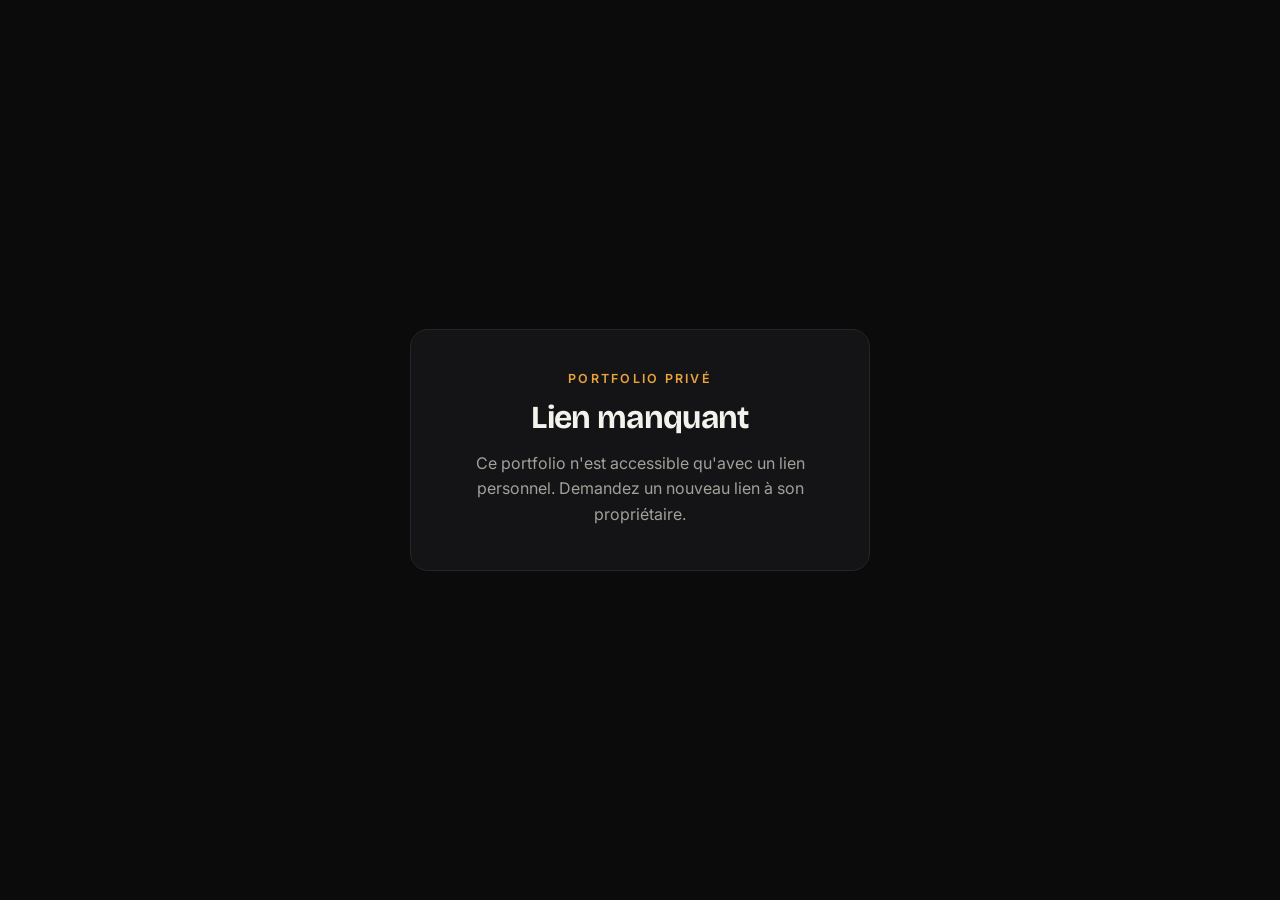
<file: portfolio/index.html>
<!doctype html>
<html lang="fr">
<head>
<meta charset="utf-8">
<meta name="viewport" content="width=device-width, initial-scale=1, viewport-fit=cover">
<title>Portfolio privé</title>
<meta name="robots" content="noindex, nofollow, noarchive">
<meta name="referrer" content="no-referrer">
<meta name="theme-color" content="#0B0B0C">
<meta property="og:title" content="Lamine Niass · Portfolio privé">
<meta property="og:description" content="Réalisation · Cadrage · Montage · Motion design · Développement web. Lien personnel, merci de ne pas le partager.">
<link rel="icon" href="/media/portfolio/icon.png">
<meta property="og:image" content="https://statupub.com/media/portfolio/og.jpg">
<meta property="og:image:width" content="1200"><meta property="og:image:height" content="630">
<meta name="twitter:card" content="summary_large_image">
<link rel="preconnect" href="https://fonts.googleapis.com"><link rel="preconnect" href="https://fonts.gstatic.com" crossorigin>
<link href="https://fonts.googleapis.com/css2?family=Bricolage+Grotesque:opsz,wght@12..96,500;12..96,700;12..96,800&family=Inter:wght@400;500;600&display=swap" rel="stylesheet">
<style>
:root{--bg:#0B0B0C;--bg2:#141416;--line:#26262A;--text:#F4F2EC;--muted:#A3A09A;--acc:#E8A33D;--r:18px}
*{box-sizing:border-box}html{scroll-behavior:smooth}
body{margin:0;background:var(--bg);color:var(--text);font:16px/1.6 Inter,system-ui,sans-serif;-webkit-font-smoothing:antialiased}
a{color:inherit}img{max-width:100%;display:block}
.wrap{width:min(1180px,100% - 32px);margin:0 auto}
h1,h2,h3{font-family:"Bricolage Grotesque",sans-serif;line-height:1.05;margin:0;letter-spacing:-.02em}
.eyebrow{font-size:.78rem;letter-spacing:.18em;text-transform:uppercase;color:var(--acc);font-weight:600}
.btn{display:inline-flex;align-items:center;gap:10px;padding:14px 22px;border-radius:999px;font-weight:600;text-decoration:none;border:1px solid var(--line);background:transparent;color:var(--text);cursor:pointer;font:inherit;font-weight:600}
.btn.acc{background:var(--acc);border-color:var(--acc);color:#1A1205}
.btn:hover{transform:translateY(-1px)}
.btn:focus-visible,.chip:focus-visible,.work:focus-visible{outline:3px solid var(--acc);outline-offset:3px}
/* hero */
.hero{position:relative;min-height:92vh;display:flex;align-items:flex-end;overflow:hidden;padding:120px 0 64px}
.hero .bg{position:absolute;inset:0;background-size:cover;background-position:center;opacity:.8;filter:saturate(.9)}
.hero .bg video{width:100%;height:100%;object-fit:cover}
.hero::after{content:"";position:absolute;inset:0;background:linear-gradient(180deg,rgba(11,11,12,.2) 0%,rgba(11,11,12,.55) 55%,var(--bg) 100%)}
.hero .in{position:relative;z-index:1;display:flex;flex-direction:column;gap:22px}
.hero h1{font-size:clamp(3rem,10vw,8.5rem);font-weight:800}
.hero h1 span{color:var(--acc)}
.roles{display:flex;flex-wrap:wrap;gap:10px}
.roles span{border:1px solid rgba(244,242,236,.25);padding:7px 14px;border-radius:999px;font-size:.9rem;backdrop-filter:blur(6px);background:rgba(11,11,12,.3)}
.hero .row{display:flex;flex-wrap:wrap;gap:12px;align-items:center}
.top{position:fixed;top:0;left:0;right:0;z-index:20;padding:14px 0;background:linear-gradient(180deg,rgba(11,11,12,.85),transparent)}
.top .wrap{display:flex;justify-content:space-between;align-items:center;gap:12px}
.top b{font-family:"Bricolage Grotesque";font-size:1.1rem}
.top nav{display:flex;gap:18px;font-size:.92rem}.top nav a{text-decoration:none;color:var(--muted)}.top nav a:hover{color:var(--text)}
.private{font-size:.75rem;color:var(--muted);border:1px solid var(--line);padding:4px 10px;border-radius:999px;white-space:nowrap}
section{padding:72px 0}
.stats{display:grid;grid-template-columns:repeat(auto-fit,minmax(160px,1fr));gap:1px;background:var(--line);border:1px solid var(--line);border-radius:var(--r);overflow:hidden}
.stats div{background:var(--bg);padding:26px}.stats b{display:block;font-family:"Bricolage Grotesque";font-size:2.6rem;color:var(--acc);line-height:1}
.head{display:flex;flex-wrap:wrap;justify-content:space-between;align-items:flex-end;gap:18px;margin-bottom:28px}
.head h2{font-size:clamp(2rem,5vw,3.4rem)}
.chips{display:flex;flex-wrap:wrap;gap:8px}
.chip{border:1px solid var(--line);background:var(--bg2);color:var(--muted);padding:9px 16px;border-radius:999px;cursor:pointer;font:inherit;font-size:.92rem}
.chip[aria-pressed="true"]{background:var(--text);color:var(--bg);border-color:var(--text);font-weight:600}
.grid{align-items:start;grid-auto-flow:dense;display:grid;grid-template-columns:repeat(auto-fill,minmax(300px,1fr));gap:18px}
.work{position:relative;border-radius:var(--r);overflow:hidden;background:var(--bg2);border:1px solid var(--line);cursor:pointer;text-align:left;padding:0;color:inherit;font:inherit;display:flex;flex-direction:column}
.work.big{grid-column:span 2}
@media (max-width:700px){.work.big{grid-column:auto}}
.work .th{aspect-ratio:16/10;background:#1C1C1F center/cover no-repeat;position:relative;display:flex;align-items:center;justify-content:center}
.work.big .th{aspect-ratio:16/8}
.work .th .ph{font-family:"Bricolage Grotesque";font-size:2.4rem;font-weight:800;color:#3A3A40;padding:20px;text-align:center}
.work .play{position:absolute;width:62px;height:62px;border-radius:50%;background:rgba(11,11,12,.6);border:1px solid rgba(255,255,255,.35);display:flex;align-items:center;justify-content:center;transition:transform .2s}
.work:hover .play{transform:scale(1.08);background:var(--acc)}
.work .tag{position:absolute;top:12px;left:12px;background:rgba(11,11,12,.75);padding:5px 10px;border-radius:999px;font-size:.75rem;font-weight:600}
.work .meta{padding:16px 18px 18px;display:flex;flex-direction:column;gap:4px}
.work h3{font-size:1.3rem}.work .sub{color:var(--muted);font-size:.9rem}
.cols{display:grid;grid-template-columns:repeat(auto-fit,minmax(260px,1fr));gap:18px}
.box{background:var(--bg2);border:1px solid var(--line);border-radius:var(--r);padding:26px}
.box h3{font-size:1.25rem;margin-bottom:14px}
.list{display:flex;flex-wrap:wrap;gap:8px}.list span{background:#1E1E21;border-radius:10px;padding:7px 12px;font-size:.92rem}
.about{display:grid;grid-template-columns:minmax(0,1fr) minmax(0,1.4fr);gap:40px;align-items:center}
@media (max-width:800px){.about{grid-template-columns:1fr}}
.about img{border-radius:var(--r);aspect-ratio:4/5;object-fit:cover;width:100%}
.about p{font-size:1.15rem;color:#D9D6CF}
.contact{text-align:center;background:var(--acc);color:#1A1205;border-radius:28px;padding:64px 24px}
.contact h2{font-size:clamp(2.2rem,6vw,4.4rem)}.contact p{max-width:560px;margin:14px auto 26px}
.contact .btn{background:#1A1205;color:#fff;border-color:#1A1205}.contact .btn.ghost{background:transparent;color:#1A1205}
footer{padding:36px 0 48px;color:var(--muted);font-size:.85rem;text-align:center}
.yt{display:grid;grid-template-columns:repeat(auto-fill,minmax(220px,1fr));gap:10px}.yt em{margin-left:auto;font-style:normal;color:var(--muted)}.yt a:hover{border-color:var(--acc)}.yt a,.yt div{text-decoration:none;display:flex;align-items:center;gap:12px;background:var(--bg2);border:1px solid var(--line);border-radius:14px;padding:14px 16px;font-weight:600}.yt span{width:30px;height:22px;border-radius:6px;background:#E5484D;color:#fff;font-size:.7rem;display:flex;align-items:center;justify-content:center;flex:none}
/* visionneuse */
.modal{position:fixed;inset:0;z-index:50;background:rgba(5,5,6,.92);display:flex;align-items:center;justify-content:center;padding:16px}
.modal[hidden]{display:none}
.mbox{width:min(1100px,100%);max-height:100%;overflow:auto;background:var(--bg2);border:1px solid var(--line);border-radius:var(--r)}
.player{background:#000;aspect-ratio:16/9;display:flex;align-items:center;justify-content:center}
.player iframe,.player video{width:100%;height:100%;border:0}
.player img{max-height:75vh;width:auto;margin:auto}
.mmeta{padding:22px 24px;display:flex;flex-direction:column;gap:10px}
.mmeta h3{font-size:1.8rem}
.gal{display:flex;gap:8px;overflow-x:auto;padding:0 24px 22px}.gal img{height:90px;border-radius:10px;cursor:pointer}
.x{position:fixed;top:14px;right:14px;z-index:51;width:46px;height:46px;border-radius:50%;border:1px solid var(--line);background:var(--bg2);color:var(--text);font-size:1.4rem;cursor:pointer}
.lock{min-height:100vh;display:flex;align-items:center;justify-content:center;text-align:center;padding:24px}
.lock .box{max-width:460px}
.empty{color:var(--muted);text-align:center;padding:40px;border:1px dashed var(--line);border-radius:var(--r)}
.fade{opacity:0;transform:translateY(16px);transition:opacity .6s,transform .6s}.fade.on{opacity:1;transform:none}
@media (prefers-reduced-motion:reduce){*{transition:none!important;scroll-behavior:auto!important}.fade{opacity:1;transform:none}}
@media (max-width:640px){.top nav{display:none}section{padding:52px 0}}
</style>
</head>
<body>
<div id="app"><div class="lock"><p style="color:#A3A09A">Chargement…</p></div></div>
<div class="modal" id="mod" hidden role="dialog" aria-modal="true" aria-label="Projet"><button class="x" id="mx" aria-label="Fermer">×</button><div class="mbox" id="mb"></div></div>
<script>
(function () {
  var SB = "https://zqqtqopcrlxvsxvqmfjo.supabase.co", KEY = "sb_publishable_ELwnBEHmoxzb1NemI_nAig_YdEish0f";
  var CAT = { realisation: "Réalisation", cadrage: "Cadrage", montage: "Montage", motion: "Motion design", web: "Développement web", photo: "Photo" };
  var app = document.getElementById("app");
  var esc = function (s) { return String(s == null ? "" : s).replace(/[&<>"']/g, function (c) { return { "&": "&amp;", "<": "&lt;", ">": "&gt;", '"': "&quot;", "'": "&#39;" }[c]; }); };
  var ytId = function (u) { var m = String(u || "").match(/(?:youtu\.be\/|v=|shorts\/|embed\/)([\w-]{11})/); return m && m[1]; };
  var vmId = function (u) { var m = String(u || "").match(/vimeo\.com\/(?:video\/)?(\d+)/); return m && m[1]; };
  var thumbOf = function (i) { if (i.thumb_url) return i.thumb_url; if (i.media_type === "youtube" && ytId(i.media_url)) return "https://i.ytimg.com/vi/" + ytId(i.media_url) + "/hqdefault.jpg"; if (i.media_type === "image") return i.media_url; return (i.gallery || [])[0] || ""; };
  var cs = function (i) { return (i.categories && i.categories.length) ? i.categories : [i.category]; };
  var cl = function (i) { return cs(i).map(function (c) { return CAT[c]; }).filter(Boolean).join(" · "); };
  var token = (new URLSearchParams(location.search).get("k") || location.hash.replace(/^#/, "")).toLowerCase().replace(/[^a-f0-9]/g, "");
  function locked(msg) { app.innerHTML = '<div class="lock"><div class="box"><p class="eyebrow">Portfolio privé</p><h2 style="font-size:2rem;margin:10px 0">' + esc(msg) + '</h2><p style="color:#A3A09A">Ce portfolio n\'est accessible qu\'avec un lien personnel. Demandez un nouveau lien à son propriétaire.</p></div></div>'; }
  if (!token) return locked("Lien manquant");
  fetch(SB + "/rest/v1/rpc/portfolio_get", { method: "POST", headers: { "Content-Type": "application/json", apikey: KEY }, body: JSON.stringify({ p_token: token }) })
    .then(function (r) { return r.json(); }).then(function (d) { if (!d || !d.profile) return locked("Lien invalide ou expiré"); render(d); })
    .catch(function () { locked("Connexion impossible"); });

  function render(d) {
    var p = d.profile, items = d.items || [];
    document.documentElement.style.setProperty("--acc", p.accent || "#E8A33D");
    document.title = p.name + " · Portfolio";
    var parts = String(p.name || "").split(" "), last = parts.pop();
    var cats = Object.keys(CAT).filter(function (k) { return items.some(function (i) { return cs(i).indexOf(k) >= 0; }); });
    var wa = String(p.contact_phone || "").replace(/\D/g, "");
    var socials = p.socials || {};
    var showYt = ytId(p.showreel_url), showVm = vmId(p.showreel_url);
    var heroBg = p.cover_url ? '<div class="bg" style="background-image:url(\'' + esc(p.cover_url) + '\')"></div>'
      : (p.showreel_url && /\.(mp4|webm|mov)(\?|$)/i.test(p.showreel_url) ? '<div class="bg"><video src="' + esc(p.showreel_url) + '" autoplay muted loop playsinline></video></div>' : '<div class="bg"></div>');
    var stats = (p.stats || []).filter(function (s) { return s && s.value; });
    app.innerHTML =
      '<header class="top"><div class="wrap"><b style="display:flex;align-items:center;gap:10px"><img src="/media/portfolio/logo.svg" alt="" width="34" height="34">' + esc(p.name) + '</b><nav aria-label="Sections"><a href="#travaux">Travaux</a><a href="#expertise">Expertise</a><a href="#youtube">YouTube</a><a href="#apropos">À propos</a><a href="#contact">Contact</a></nav><span class="private">🔒 Lien privé' + (d.for ? " · " + esc(d.for) : "") + '</span></div></header>' +
      '<section class="hero">' + heroBg + '<div class="wrap in fade"><p class="eyebrow">' + esc(p.location || "") + '</p><h1>' + esc(parts.join(" ")) + ' <span>' + esc(last) + '</span></h1>' +
      '<div class="roles">' + String(p.headline || "").split("·").map(function (r) { return r.trim() ? "<span>" + esc(r.trim()) + "</span>" : ""; }).join("") + '</div>' +
      '<div class="row">' + (p.showreel_url ? '<button class="btn acc" id="reel">▶ Voir le showreel</button>' : "") + '<a class="btn" href="#travaux">Voir les travaux</a><a class="btn" href="#contact">Me contacter</a></div></div></section>' +
      (stats.length ? '<section style="padding-top:0"><div class="wrap fade"><div class="stats">' + stats.map(function (s) { return "<div><b>" + esc(s.value) + "</b>" + esc(s.label) + "</div>"; }).join("") + '</div></div></section>' : "") +
      '<section id="travaux"><div class="wrap"><div class="head fade"><div><p class="eyebrow">Sélection</p><h2>Travaux</h2></div>' +
      (cats.length > 1 ? '<div class="chips" role="group" aria-label="Filtrer par métier"><button class="chip" data-c="" aria-pressed="true">Tout</button>' + cats.map(function (c) { return '<button class="chip" data-c="' + c + '" aria-pressed="false">' + CAT[c] + "</button>"; }).join("") + "</div>" : "") +
      '</div><div class="grid" id="grid"></div></div></section>' +
      '<section id="expertise"><div class="wrap"><div class="head fade"><div><p class="eyebrow">Ce que je fais</p><h2>Expertise</h2></div></div><div class="cols fade">' +
      ((p.skills || []).length ? '<div class="box"><h3>Métiers</h3><div class="list">' + p.skills.map(function (s) { return "<span>" + esc(s) + "</span>"; }).join("") + "</div></div>" : "") +
      ((p.tools || []).length ? '<div class="box"><h3>Outils & matériel</h3><div class="list">' + p.tools.map(function (s) { return "<span>" + esc(s) + "</span>"; }).join("") + "</div></div>" : "") +
      ((p.clients || []).length ? '<div class="box"><h3>Ils m\'ont fait confiance</h3><div class="list">' + p.clients.map(function (s) { return "<span>" + esc(s) + "</span>"; }).join("") + "</div></div>" : "") +
      '</div></div></section>' +
      ((p.youtube_channels || []).length ? '<section id="youtube" style="padding-top:0"><div class="wrap fade"><div class="head"><div><p class="eyebrow">Gestion de chaînes</p><h2>Chaînes YouTube que je gère</h2></div><p style="color:var(--muted);margin:0;max-width:420px">Plus de 20 chaînes à travers le Sénégal : stratégie, mise en ligne, miniatures, optimisation et suivi des performances.</p></div>' +
        '<div class="yt">' + p.youtube_channels.map(function (c) { var a = String(c).split(" | "), u = /^https?:\/\//.test(a[1] || "") ? a[1] : ""; return (u ? '<a href="' + esc(u) + '" target="_blank" rel="noopener">' : "<div>") + '<span aria-hidden="true">▶</span>' + esc(a[0]) + (u ? '<em aria-hidden="true">↗</em></a>' : "</div>"); }).join("") + '</div></div></section>' : "") +
      (p.bio ? '<section id="apropos"><div class="wrap about fade">' + (p.avatar_url ? '<img src="' + esc(p.avatar_url) + '" alt="' + esc(p.name) + '">' : "<div></div>") + '<div><p class="eyebrow">À propos</p><h2 style="font-size:clamp(2rem,5vw,3.2rem);margin:8px 0 18px">' + esc(p.name) + '</h2><p>' + esc(p.bio).replace(/\n/g, "<br>") + '</p></div></div></section>' : "") +
      '<section id="contact"><div class="wrap"><div class="contact fade"><h2>Travaillons ensemble.</h2><p>Un film, une pub, un clip, un événement ou une plateforme web : parlons de votre projet.</p><div class="row" style="justify-content:center;display:flex;flex-wrap:wrap;gap:12px">' +
      (wa ? '<a class="btn" href="https://wa.me/' + wa + '?text=' + encodeURIComponent("Bonjour " + p.name + ", j'ai vu votre portfolio et j'aimerais discuter d'un projet.") + '" target="_blank" rel="noopener">WhatsApp</a>' : "") +
      (p.contact_email ? '<a class="btn ghost" href="mailto:' + esc(p.contact_email) + '">' + esc(p.contact_email) + "</a>" : "") +
      Object.keys(socials).filter(function (k) { return /^https?:\/\//.test(socials[k] || ""); }).map(function (k) { return '<a class="btn ghost" href="' + esc(socials[k]) + '" target="_blank" rel="noopener">' + esc(k) + "</a>"; }).join("") +
      '</div></div></div></section><footer>© ' + new Date().getFullYear() + " " + esc(p.name) + " · Portfolio privé, merci de ne pas partager ce lien.</footer>";

    var grid = document.getElementById("grid"), cur = "";
    function draw() {
      var list = items.filter(function (i) { return !cur || cs(i).indexOf(cur) >= 0; });
      grid.innerHTML = list.length ? list.map(function (i, k) {
        var t = thumbOf(i), vid = ["youtube", "vimeo", "video"].indexOf(i.media_type) >= 0;
        return '<button class="work' + (i.featured && !cur ? " big" : "") + '" data-i="' + items.indexOf(i) + '" aria-label="' + esc(i.title) + '"><div class="th" style="' + (t ? "background-image:url('" + esc(t) + "')" : "") + '">' + (t ? "" : '<span class="ph">' + esc(i.title) + "</span>") +
          (vid ? '<span class="play" aria-hidden="true"><svg width="22" height="22" viewBox="0 0 24 24"><path fill="#fff" d="M8 5v14l11-7z"/></svg></span>' : "") + '<span class="tag">' + esc(cl(i)) + '</span></div><div class="meta"><h3>' + esc(i.title) + '</h3><span class="sub">' + esc([i.role, i.client, i.year].filter(Boolean).join(" · ")) + "</span></div></button>";
      }).join("") : '<div class="empty">Les projets arrivent bientôt.</div>';
      grid.querySelectorAll("[data-i]").forEach(function (b) { b.onclick = function () { open(items[+b.dataset.i]); }; });
    }
    document.querySelectorAll("[data-c]").forEach(function (b) { b.onclick = function () { cur = b.dataset.c; document.querySelectorAll("[data-c]").forEach(function (x) { x.setAttribute("aria-pressed", String(x === b)); }); draw(); }; });
    draw();
    var reel = document.getElementById("reel");
    if (reel) reel.onclick = function () { open({ title: "Showreel", media_type: showYt ? "youtube" : showVm ? "vimeo" : "video", media_url: p.showreel_url, description: "" }); };
    var io = "IntersectionObserver" in window ? new IntersectionObserver(function (es) { es.forEach(function (e) { if (e.isIntersecting) { e.target.classList.add("on"); io.unobserve(e.target); } }); }, { threshold: .12 }) : null;
    document.querySelectorAll(".fade").forEach(function (el) { io ? io.observe(el) : el.classList.add("on"); });
  }

  var mod = document.getElementById("mod"), mb = document.getElementById("mb"), last = null;
  function player(i) {
    var y = ytId(i.media_url), v = vmId(i.media_url);
    if (i.media_type === "youtube" && y) return '<div class="player"><iframe src="https://www.youtube-nocookie.com/embed/' + y + '?autoplay=1&rel=0" allow="autoplay; fullscreen; picture-in-picture" allowfullscreen title="' + esc(i.title) + '"></iframe></div>';
    if (i.media_type === "vimeo" && v) return '<div class="player"><iframe src="https://player.vimeo.com/video/' + v + '?autoplay=1" allow="autoplay; fullscreen; picture-in-picture" allowfullscreen title="' + esc(i.title) + '"></iframe></div>';
    if (i.media_type === "video" && i.media_url) return '<div class="player"><video src="' + esc(i.media_url) + '" controls autoplay playsinline' + (i.thumb_url ? ' poster="' + esc(i.thumb_url) + '"' : "") + '></video></div>';
    var img = i.media_type === "image" ? i.media_url : thumbOf(i);
    return img ? '<div class="player" style="aspect-ratio:auto;padding:12px"><img id="pimg" src="' + esc(img) + '" alt="' + esc(i.title) + '"></div>' : "";
  }
  function open(i) {
    last = document.activeElement;
    mb.innerHTML = player(i) + ((i.gallery || []).length ? '<div class="gal" style="padding-top:14px">' + i.gallery.map(function (g) { return '<img src="' + esc(g) + '" alt="" data-g="' + esc(g) + '">'; }).join("") + "</div>" : "") +
      '<div class="mmeta"><p class="eyebrow">' + esc([cl(i), i.year].filter(Boolean).join(" · ")) + '</p><h3>' + esc(i.title) + '</h3>' + (i.role || i.client ? '<p style="color:#A3A09A;margin:0">' + esc([i.role, i.client].filter(Boolean).join(" · ")) + "</p>" : "") +
      (i.description ? '<p style="margin:0">' + esc(i.description).replace(/\n/g, "<br>") + "</p>" : "") + (i.link_url ? '<p style="margin:6px 0 0"><a class="btn acc" href="' + esc(i.link_url) + '" target="_blank" rel="noopener">Voir le projet ↗</a></p>' : "") + "</div>";
    mb.querySelectorAll("[data-g]").forEach(function (g) { g.onclick = function () { var p = document.getElementById("pimg"); if (p) p.src = g.dataset.g; else { mb.insertAdjacentHTML("afterbegin", '<div class="player" style="aspect-ratio:auto;padding:12px"><img id="pimg" src="' + esc(g.dataset.g) + '" alt=""></div>'); } }; });
    mod.hidden = false; document.body.style.overflow = "hidden"; document.getElementById("mx").focus();
  }
  function close() { mod.hidden = true; mb.innerHTML = ""; document.body.style.overflow = ""; if (last) last.focus(); }
  document.getElementById("mx").onclick = close;
  mod.addEventListener("click", function (e) { if (e.target === mod) close(); });
  document.addEventListener("keydown", function (e) { if (e.key === "Escape" && !mod.hidden) close(); });
})();
</script>
</body>
</html>
</file>
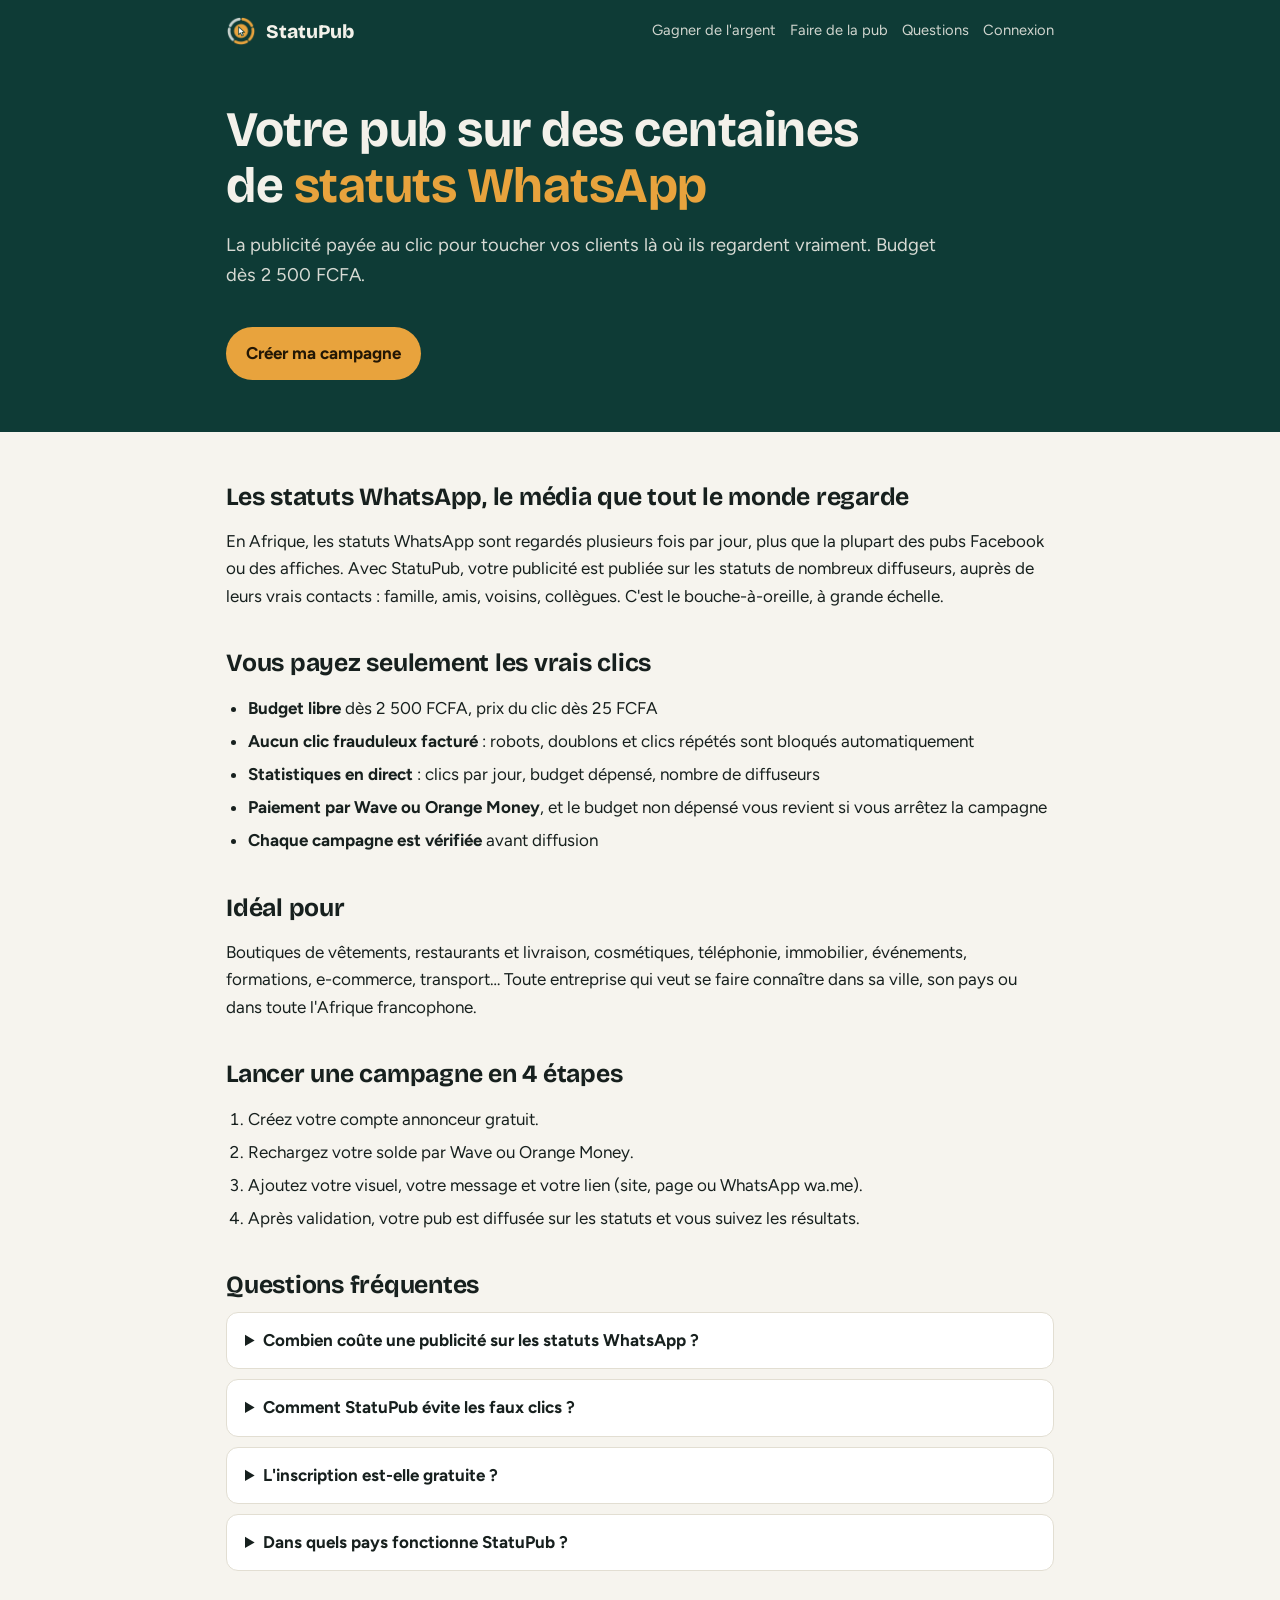
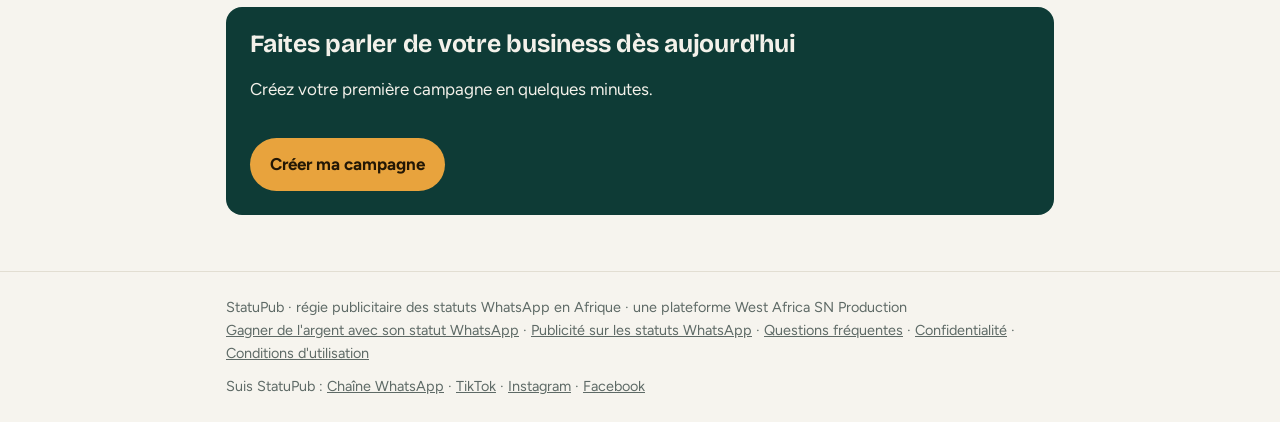
<file: publicite-statut-whatsapp/index.html>
<!doctype html>
<html lang="fr"><head><meta charset="utf-8"><meta name="viewport" content="width=device-width,initial-scale=1,viewport-fit=cover">
<title>Publicité sur les statuts WhatsApp, payée au clic | StatuPub</title>
<meta name="description" content="Faites la pub de votre business sur les statuts WhatsApp, en Afrique et partout ailleurs. Payez seulement les vrais clics, dès 25 FCFA. Paiement Wave et Orange Money, stats en direct.">
<link rel="canonical" href="https://statupub.com/publicite-statut-whatsapp/">
<meta property="og:type" content="website"><meta property="og:site_name" content="StatuPub"><meta property="og:locale" content="fr_FR">
<meta property="og:title" content="Publicité sur les statuts WhatsApp, payée au clic | StatuPub"><meta property="og:description" content="Faites la pub de votre business sur les statuts WhatsApp, en Afrique et partout ailleurs. Payez seulement les vrais clics, dès 25 FCFA. Paiement Wave et Orange Money, stats en direct.">
<meta property="og:url" content="https://statupub.com/publicite-statut-whatsapp/"><meta property="og:image" content="https://statupub.com/logo/statupub-logo-fond-sombre.png">
<meta name="twitter:card" content="summary_large_image">
<meta name="theme-color" content="#0E3B36"><link rel="icon" href="/logo/statupub-icone-1024.png">
<link rel="preconnect" href="https://fonts.googleapis.com"><link rel="preconnect" href="https://fonts.gstatic.com" crossorigin><link rel="stylesheet" href="https://fonts.googleapis.com/css2?family=Bricolage+Grotesque:opsz,wght@12..96,800&family=Figtree:wght@400;600;700&display=swap"><style>:root{--ink:#0E3B36;--saffron:#E8A33D;--bg:#F6F4EE;--surface:#fff;--line:#E2DED2;--text:#17201E;--muted:#5E6A66;color-scheme:light}
@media (prefers-color-scheme:dark){:root{--bg:#0F1614;--surface:#17201E;--line:#26312E;--text:#E9EEEB;--muted:#9AA8A3;color-scheme:dark}}
*{box-sizing:border-box}body{margin:0;background:var(--bg);color:var(--text);font:17px/1.6 Figtree,system-ui,-apple-system,"Segoe UI",sans-serif}
a{color:inherit}.wrap{max-width:860px;margin:0 auto;padding-left:max(16px,env(safe-area-inset-left,0px));padding-right:max(16px,env(safe-area-inset-right,0px))}
header{background:var(--ink);color:#F3F1EA}header .wrap{display:flex;align-items:center;justify-content:space-between;gap:12px;min-height:62px;flex-wrap:wrap}
.brand{display:flex;gap:10px;align-items:center;font:800 1.2rem "Bricolage Grotesque",system-ui,sans-serif;text-decoration:none}
nav{display:flex;gap:14px;flex-wrap:wrap;font-size:.92rem}nav a{text-decoration:none;opacity:.85}
.hero{background:var(--ink);color:#F3F1EA;padding-block:40px 52px}
h1,h2,h3{font-family:"Bricolage Grotesque",system-ui,sans-serif;line-height:1.12;text-wrap:balance;letter-spacing:-.01em}
h1{font-size:clamp(2rem,5.5vw,3.1rem);margin:0 0 14px}h1 em{font-style:normal;color:var(--saffron)}
h2{font-size:1.55rem;margin:40px 0 12px}h3{font-size:1.15rem;margin:22px 0 6px}
.lead{font-size:1.15rem;opacity:.88;max-width:60ch}
.btn{display:inline-block;padding:.8rem 1.25rem;border-radius:999px;font-weight:700;text-decoration:none;margin:18px 10px 0 0}
.btn-p{background:var(--saffron);color:#231705}.btn-g{border:1px solid rgba(243,241,234,.4);color:#F3F1EA}
main{padding-block:12px 56px}.card{background:var(--surface);border:1px solid var(--line);border-radius:14px;padding:18px 20px;margin:14px 0}
ol,ul{padding-left:22px}li{margin:6px 0}.muted{color:var(--muted)}
details{background:var(--surface);border:1px solid var(--line);border-radius:12px;padding:14px 18px;margin:10px 0}summary{font-weight:700;cursor:pointer}
footer{border-top:1px solid var(--line);padding-block:24px;color:var(--muted);font-size:.9rem}
.cta{background:var(--ink);color:#F3F1EA;border-radius:16px;padding:24px;margin-top:36px}.cta .btn-g{color:#F3F1EA}</style><script type="application/ld+json">{"@context": "https://schema.org", "@type": "FAQPage", "mainEntity": [{"@type": "Question", "name": "Combien coûte une publicité sur les statuts WhatsApp ?", "acceptedAnswer": {"@type": "Answer", "text": "Vous choisissez votre budget, à partir de 2 500 FCFA, et le prix du clic, à partir de 25 FCFA. Vous payez uniquement les vrais clics : les robots, les doublons et les clics répétés ne sont pas facturés."}}, {"@type": "Question", "name": "Comment StatuPub évite les faux clics ?", "acceptedAnswer": {"@type": "Answer", "text": "Chaque diffuseur a un lien unique. Une personne ne compte qu'une fois par campagne, les robots et les aperçus de liens WhatsApp sont ignorés, les clics répétés depuis un même appareil ou une même connexion sont bloqués, et les gains sont vérifiés pendant 24 heures avant retrait."}}, {"@type": "Question", "name": "L'inscription est-elle gratuite ?", "acceptedAnswer": {"@type": "Answer", "text": "Oui. L'inscription est gratuite pour les diffuseurs comme pour les annonceurs. L'annonceur paie seulement les clics réels sur sa publicité."}}, {"@type": "Question", "name": "Dans quels pays fonctionne StatuPub ?", "acceptedAnswer": {"@type": "Answer", "text": "Partout où l'on utilise WhatsApp : Sénégal, Côte d'Ivoire, Mali, Burkina Faso, Bénin, Togo, Niger, Guinée, Cameroun et ailleurs. Il suffit d'avoir un compte WhatsApp et des contacts qui regardent tes statuts."}}]}</script><script type="application/ld+json">{"@context": "https://schema.org", "@type": "BreadcrumbList", "itemListElement": [{"@type": "ListItem", "position": 1, "name": "StatuPub", "item": "https://statupub.com/"}, {"@type": "ListItem", "position": 2, "name": "Publicité sur les statuts WhatsApp", "item": "https://statupub.com/publicite-statut-whatsapp/"}]}</script><script type="application/ld+json">{"@context": "https://schema.org", "@type": "Service", "name": "Publicité sur les statuts WhatsApp", "serviceType": "Régie publicitaire", "areaServed": "Afrique", "provider": {"@type": "Organization", "name": "StatuPub", "url": "https://statupub.com"}}</script></head><body>
<header><div class="wrap"><a class="brand" href="/"><img src="/logo/statupub-icone-transparent.png" width="30" height="30" alt="">StatuPub</a>
<nav><a href="/gagner-argent-statut-whatsapp/">Gagner de l'argent</a><a href="/publicite-statut-whatsapp/">Faire de la pub</a><a href="/faq/">Questions</a><a href="/#/connexion">Connexion</a></nav></div></header>
<section class="hero"><div class="wrap"><h1>Votre pub sur des centaines de <em>statuts WhatsApp</em></h1><p class="lead">La publicité payée au clic pour toucher vos clients là où ils regardent vraiment. Budget dès 2 500 FCFA.</p><a class="btn btn-p" href="/#/inscription?role=annonceur">Créer ma campagne</a></div></section>
<main class="wrap">
<h2>Les statuts WhatsApp, le média que tout le monde regarde</h2>
<p>En Afrique, les statuts WhatsApp sont regardés plusieurs fois par jour, plus que la plupart des pubs Facebook ou des affiches. Avec StatuPub, votre publicité est publiée sur les statuts de nombreux diffuseurs, auprès de leurs vrais contacts : famille, amis, voisins, collègues. C'est le bouche-à-oreille, à grande échelle.</p>
<h2>Vous payez seulement les vrais clics</h2>
<ul><li><b>Budget libre</b> dès 2 500 FCFA, prix du clic dès 25 FCFA</li>
<li><b>Aucun clic frauduleux facturé</b> : robots, doublons et clics répétés sont bloqués automatiquement</li>
<li><b>Statistiques en direct</b> : clics par jour, budget dépensé, nombre de diffuseurs</li>
<li><b>Paiement par Wave ou Orange Money</b>, et le budget non dépensé vous revient si vous arrêtez la campagne</li>
<li><b>Chaque campagne est vérifiée</b> avant diffusion</li></ul>
<h2>Idéal pour</h2>
<p>Boutiques de vêtements, restaurants et livraison, cosmétiques, téléphonie, immobilier, événements, formations, e-commerce, transport… Toute entreprise qui veut se faire connaître dans sa ville, son pays ou dans toute l'Afrique francophone.</p>
<h2>Lancer une campagne en 4 étapes</h2>
<ol><li>Créez votre compte annonceur gratuit.</li><li>Rechargez votre solde par Wave ou Orange Money.</li>
<li>Ajoutez votre visuel, votre message et votre lien (site, page ou WhatsApp wa.me).</li><li>Après validation, votre pub est diffusée sur les statuts et vous suivez les résultats.</li></ol>
<h2>Questions fréquentes</h2><details><summary>Combien coûte une publicité sur les statuts WhatsApp ?</summary><p>Vous choisissez votre budget, à partir de 2 500 FCFA, et le prix du clic, à partir de 25 FCFA. Vous payez uniquement les vrais clics : les robots, les doublons et les clics répétés ne sont pas facturés.</p></details><details><summary>Comment StatuPub évite les faux clics ?</summary><p>Chaque diffuseur a un lien unique. Une personne ne compte qu&#x27;une fois par campagne, les robots et les aperçus de liens WhatsApp sont ignorés, les clics répétés depuis un même appareil ou une même connexion sont bloqués, et les gains sont vérifiés pendant 24 heures avant retrait.</p></details><details><summary>L&#x27;inscription est-elle gratuite ?</summary><p>Oui. L&#x27;inscription est gratuite pour les diffuseurs comme pour les annonceurs. L&#x27;annonceur paie seulement les clics réels sur sa publicité.</p></details><details><summary>Dans quels pays fonctionne StatuPub ?</summary><p>Partout où l&#x27;on utilise WhatsApp : Sénégal, Côte d&#x27;Ivoire, Mali, Burkina Faso, Bénin, Togo, Niger, Guinée, Cameroun et ailleurs. Il suffit d&#x27;avoir un compte WhatsApp et des contacts qui regardent tes statuts.</p></details>
<div class="cta"><h2 style="margin-top:0">Faites parler de votre business dès aujourd'hui</h2><p>Créez votre première campagne en quelques minutes.</p><a class="btn btn-p" href="/#/inscription?role=annonceur">Créer ma campagne</a></div></main>
<footer><div class="wrap">StatuPub · régie publicitaire des statuts WhatsApp en Afrique · une plateforme West Africa SN Production<br>
<a href="/gagner-argent-statut-whatsapp/">Gagner de l'argent avec son statut WhatsApp</a> · <a href="/publicite-statut-whatsapp/">Publicité sur les statuts WhatsApp</a> · <a href="/faq/">Questions fréquentes</a> · <a href="/confidentialite/">Confidentialité</a> · <a href="/conditions/">Conditions d'utilisation</a><div style="margin-top:10px">Suis StatuPub : <a href="https://whatsapp.com/channel/0029Vb9MIWhBlHpgB2fbln2W" target="_blank" rel="noopener">Chaîne WhatsApp</a> · <a href="https://www.tiktok.com/@statubup.com" target="_blank" rel="noopener">TikTok</a> · <a href="https://www.instagram.com/statupub.africa" target="_blank" rel="noopener">Instagram</a> · <a href="https://www.facebook.com/share/1HyxieRV3U/" target="_blank" rel="noopener">Facebook</a></div></div></footer>
</body></html>
</file>
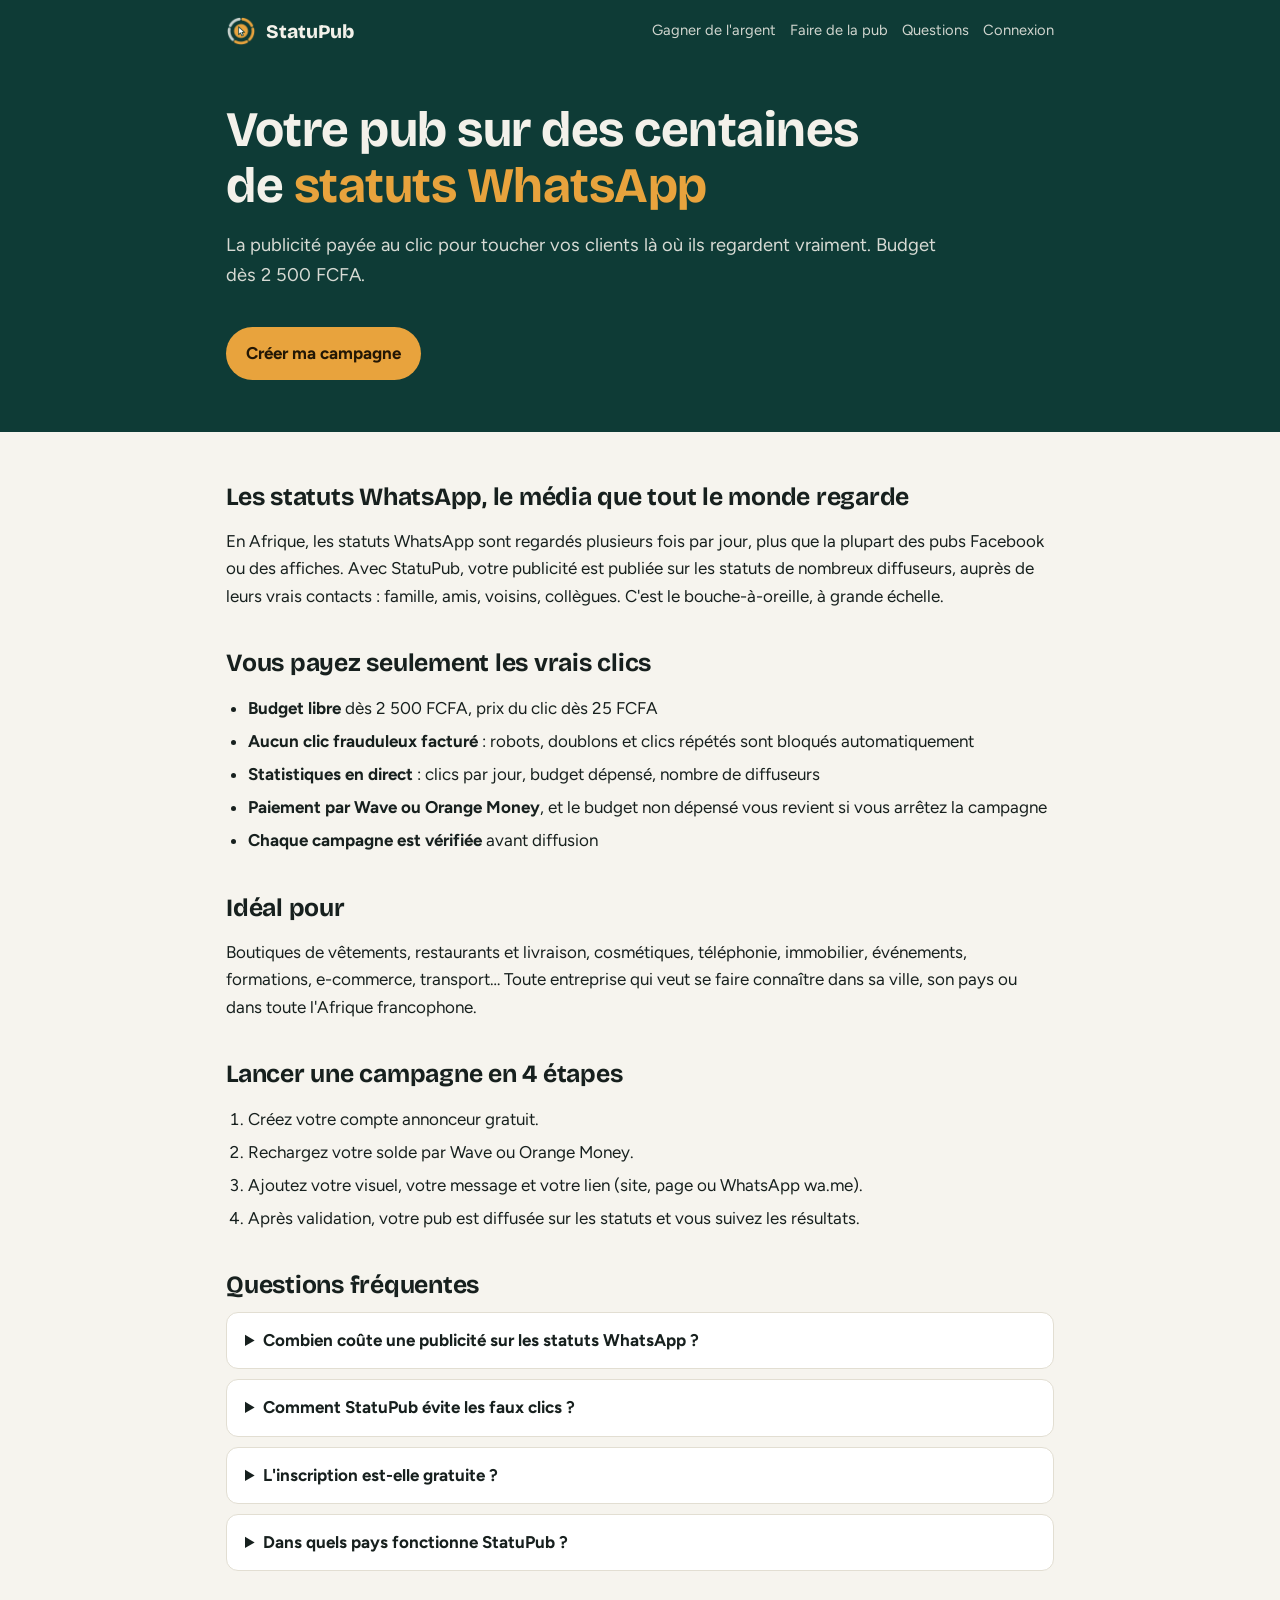
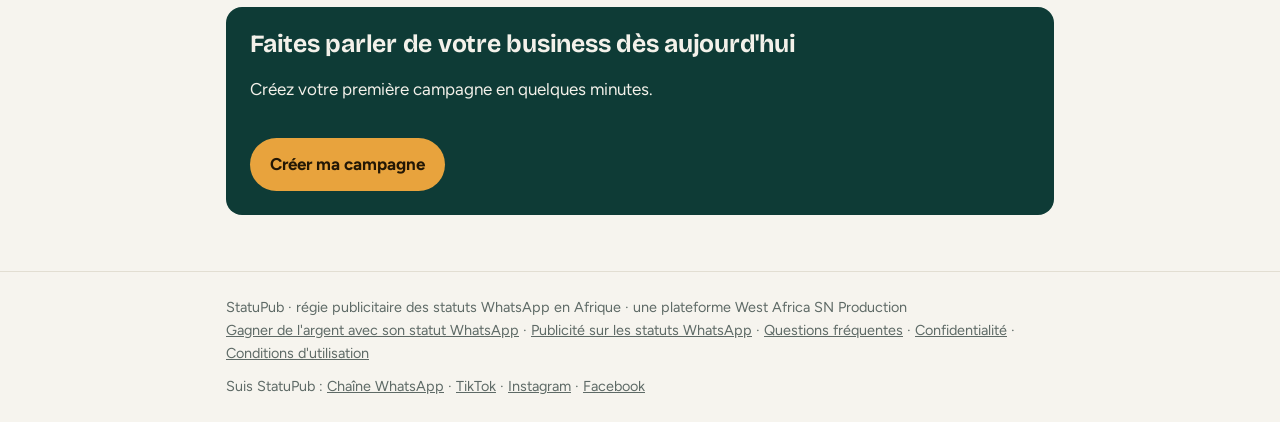
<file: publicite-whatsapp-senegal/index.html>
<!doctype html><html lang="fr"><head><meta charset="utf-8"><title>StatuPub</title>
<link rel="canonical" href="https://statupub.com/publicite-statut-whatsapp/">
<meta http-equiv="refresh" content="0; url=/publicite-statut-whatsapp/"><meta name="robots" content="noindex"></head>
<body><a href="/publicite-statut-whatsapp/">Publicité sur les statuts WhatsApp</a></body></html>
</file>
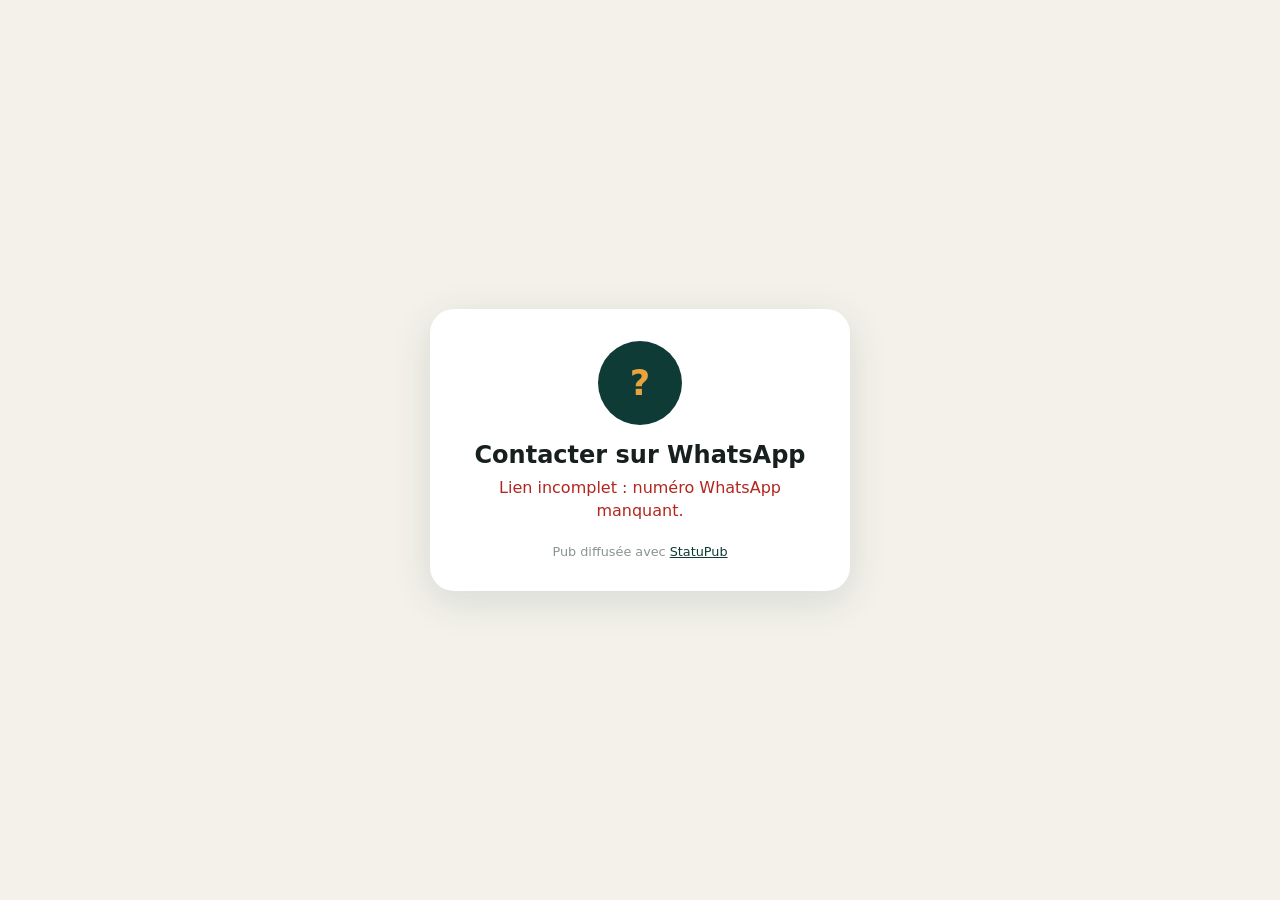
<file: wa/index.html>
<!doctype html>
<html lang="fr">
<head>
<meta charset="utf-8">
<meta name="viewport" content="width=device-width, initial-scale=1">
<title>Contacter sur WhatsApp · StatuPub</title>
<meta name="robots" content="noindex">
<meta name="description" content="Écris directement à ce commerçant sur WhatsApp.">
<link rel="icon" href="/logo/statupub-icone-1024.png">
<style>
:root{--green:#0E3B36;--saff:#E8A33D;--cream:#F3F1EA;--ink:#17201E;--wa:#1FA855}
*{box-sizing:border-box}
body{margin:0;min-height:100vh;background:var(--cream);color:var(--ink);font-family:system-ui,-apple-system,"Segoe UI",Roboto,sans-serif;display:flex;align-items:center;justify-content:center;padding:24px 16px}
.card{width:100%;max-width:420px;background:#fff;border-radius:24px;padding:32px 24px;box-shadow:0 10px 40px rgba(14,59,54,.12);text-align:center}
.av{width:84px;height:84px;border-radius:50%;background:var(--green);color:var(--saff);display:flex;align-items:center;justify-content:center;margin:0 auto 16px;font-size:2.2rem;font-weight:800}
h1{margin:0 0 6px;font-size:1.5rem;line-height:1.2}
p{margin:0 0 22px;color:#55625F;line-height:1.45}
.btn{display:flex;align-items:center;justify-content:center;gap:10px;width:100%;padding:16px;border-radius:999px;background:var(--wa);color:#fff;font-weight:700;font-size:1.1rem;text-decoration:none}
.btn svg{width:26px;height:26px}
.err{color:#B3261E}
.foot{margin-top:22px;font-size:.8rem;color:#8A9592}
.foot a{color:var(--green)}
</style>
<script>
!function(f,b,e,v,n,t,s){if(f.fbq)return;n=f.fbq=function(){n.callMethod?n.callMethod.apply(n,arguments):n.queue.push(arguments)};if(!f._fbq)f._fbq=n;n.push=n;n.loaded=!0;n.version="2.0";n.queue=[];t=b.createElement(e);t.async=!0;t.src=v;s=b.getElementsByTagName(e)[0];s.parentNode.insertBefore(t,s)}(window,document,"script","https://connect.facebook.net/en_US/fbevents.js");
fbq("init","1081784291417409");fbq("track","PageView");
</script>
</head>
<body>
<main class="card" id="c">
  <div class="av" id="av">?</div>
  <h1 id="name">Contacter sur WhatsApp</h1>
  <p id="txt">Écris directement au vendeur pour commander ou poser tes questions.</p>
  <a class="btn" id="go" href="#" rel="noopener">
    <svg viewBox="0 0 24 24" aria-hidden="true"><path fill="currentColor" d="M12 2a10 10 0 0 0-8.6 15.1L2 22l5-1.3A10 10 0 1 0 12 2Zm0 18.2a8.2 8.2 0 0 1-4.2-1.2l-.3-.2-3 .8.8-2.9-.2-.3A8.2 8.2 0 1 1 12 20.2Zm4.5-6.1c-.2-.1-1.5-.7-1.7-.8-.2-.1-.4-.1-.6.1l-.8 1c-.1.2-.3.2-.5.1a6.7 6.7 0 0 1-3.3-2.9c-.2-.4.2-.4.7-1.3.1-.2 0-.3 0-.4l-.8-1.8c-.2-.5-.4-.4-.6-.4h-.5a1 1 0 0 0-.7.3 3 3 0 0 0-.9 2.2 5.2 5.2 0 0 0 1.1 2.7 11.9 11.9 0 0 0 4.6 4c1.7.7 2.4.8 3.2.7.5-.1 1.5-.6 1.7-1.2.2-.6.2-1.1.2-1.2-.1-.1-.3-.2-.5-.3Z"/></svg>
    Écrire sur WhatsApp
  </a>
  <div class="foot">Pub diffusée avec <a href="/">StatuPub</a></div>
</main>
<script>
(function () {
  var q = new URLSearchParams(location.search);
  var n = (q.get("n") || "").replace(/\D/g, "");
  // Réparation : indicatif ajouté deux fois (ex. 225 + 221 77 xxx xx xx)
  var CC = /^(221|225|229|228|223|226|237)(221|225|229|228|223|226|237)(\d{8,9})$/;
  if (n.length >= 14 && CC.test(n)) n = n.slice(3);
  var b = (q.get("b") || "").trim().slice(0, 80);
  var m = (q.get("m") || ("Bonjour" + (b ? " " + b : "") + ", je viens de votre pub. ")).slice(0, 300);
  if (b) { document.getElementById("name").textContent = b; document.getElementById("av").textContent = b.charAt(0).toUpperCase(); document.title = b + " · WhatsApp"; }
  var go = document.getElementById("go");
  if (n.length < 8 || n.length > 15) {
    go.style.display = "none";
    var t = document.getElementById("txt"); t.className = "err"; t.textContent = "Lien incomplet : numéro WhatsApp manquant.";
    return;
  }
  go.href = "https://wa.me/" + n + "?text=" + encodeURIComponent(m);
  // Compteur StatuPub (indépendant de Meta) : 1 vue et 1 contact au plus par personne et par jour
  var vid = "";
  try { vid = localStorage.getItem("sp_vid") || ""; if (!vid) { vid = (crypto.randomUUID ? crypto.randomUUID() : String(Math.random()).slice(2) + Date.now()); localStorage.setItem("sp_vid", vid); } } catch (e) { vid = String(Math.random()).slice(2) + Date.now(); }
  var log = function (kind) {
    try {
      fetch("https://zqqtqopcrlxvsxvqmfjo.supabase.co/rest/v1/rpc/log_wa_event", { method: "POST", keepalive: true,
        headers: { "Content-Type": "application/json", apikey: "sb_publishable_ELwnBEHmoxzb1NemI_nAig_YdEish0f" },
        body: JSON.stringify({ p_n: n, p_kind: kind, p_visitor: vid }) }).catch(function () {});
    } catch (e) {}
  };
  log("view");
  go.addEventListener("click", function () { try { fbq("track", "Contact"); } catch (e) {} log("click"); });
})();
</script>
</body>
</html>
</file>
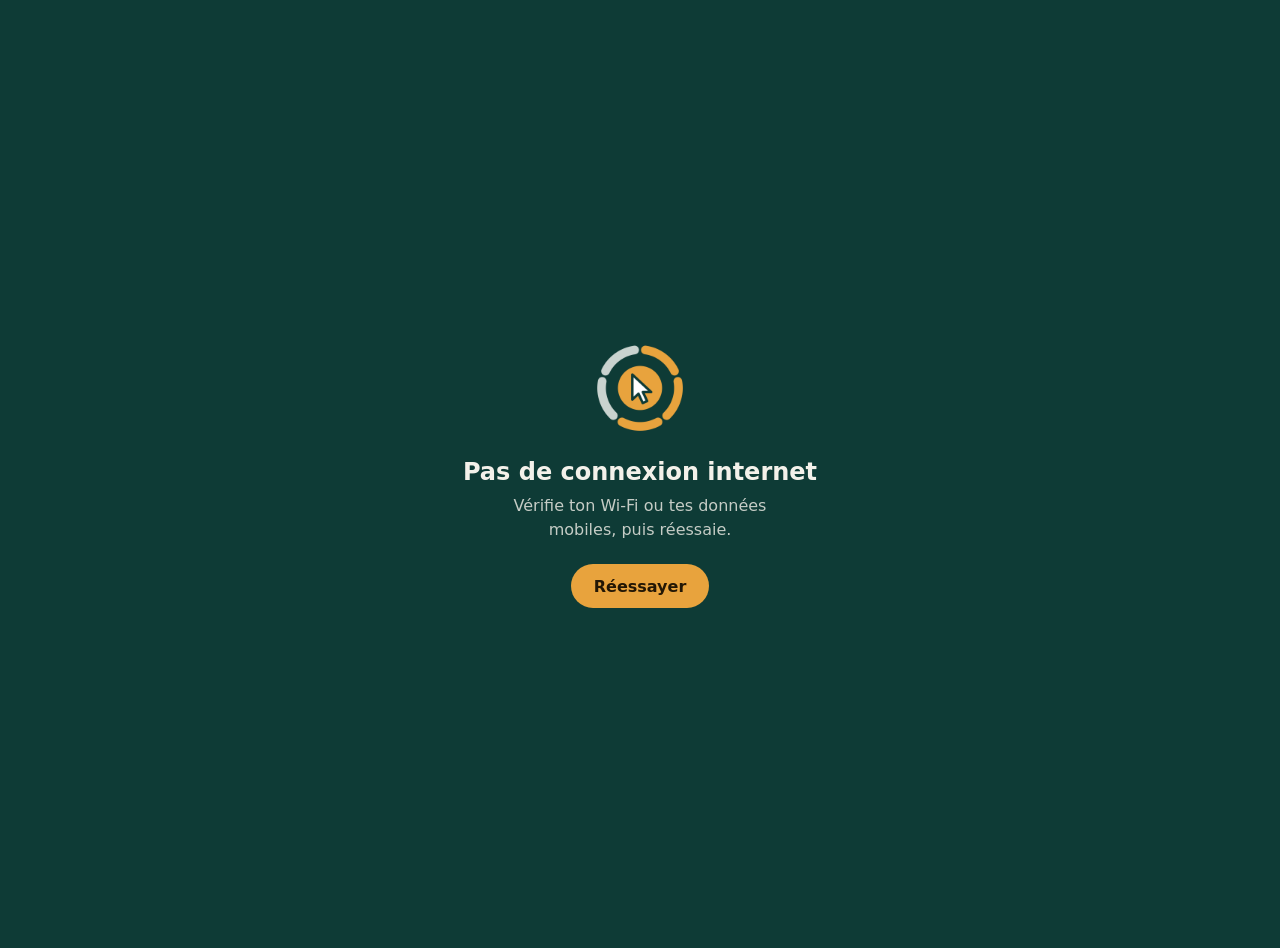
<file: offline.html>
<!doctype html><html lang="fr"><head><meta charset="utf-8"><meta name="viewport" content="width=device-width,initial-scale=1,viewport-fit=cover">
<title>StatuPub · Hors connexion</title><meta name="theme-color" content="#0E3B36">
<style>html,body{margin:0;height:100%}body{display:grid;place-items:center;background:#0E3B36;color:#F3F1EA;font-family:system-ui,-apple-system,"Segoe UI",sans-serif;text-align:center;padding:24px}
img{width:96px;height:96px}h1{font-size:1.5rem;margin:18px 0 8px}p{opacity:.8;max-width:30ch;margin:0 auto 22px;line-height:1.5}
button{border:none;border-radius:999px;background:#E8A33D;color:#231705;font:700 1rem system-ui;padding:.8rem 1.4rem;cursor:pointer}</style></head>
<body><div><img src="/logo/statupub-icone-transparent.png" alt=""><h1>Pas de connexion internet</h1><p>Vérifie ton Wi-Fi ou tes données mobiles, puis réessaie.</p><button onclick="location.reload()">Réessayer</button></div></body></html>
</file>
